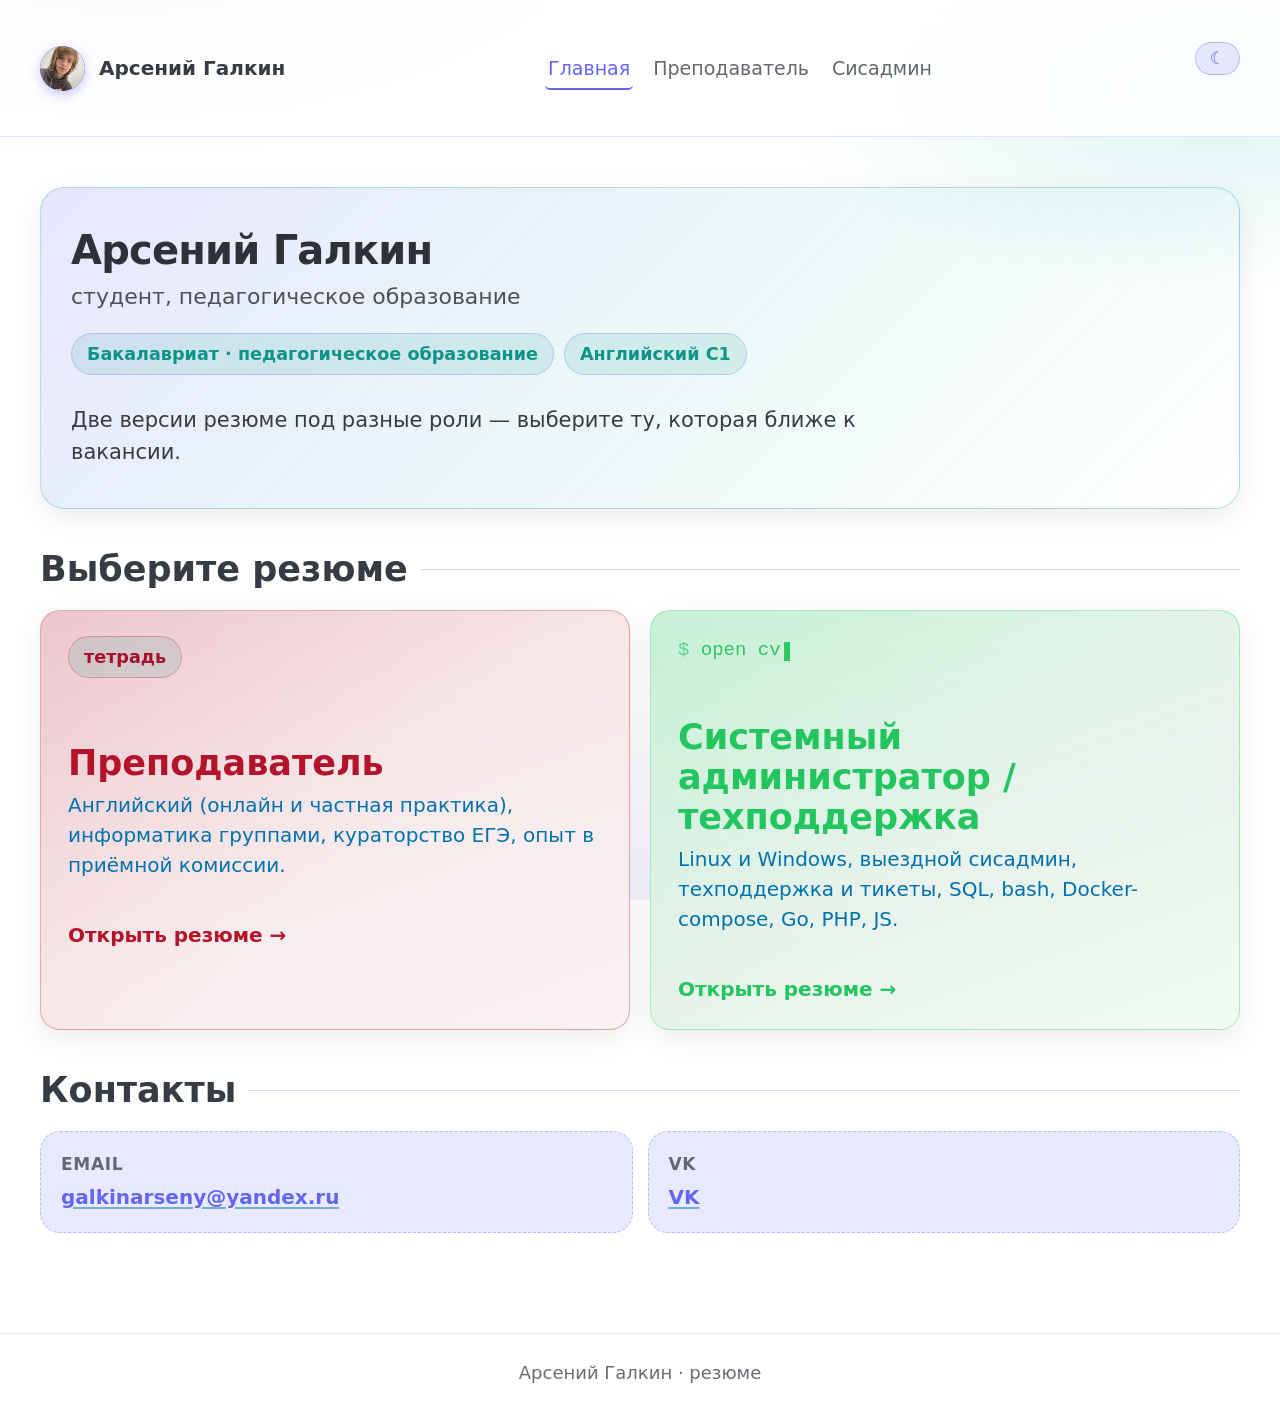
<file: index.html>
<!DOCTYPE html>
<html lang="ru">
<head>
  <meta charset="utf-8">
  <meta name="viewport" content="width=device-width, initial-scale=1">
  <title>Арсений Галкин — резюме</title>
  <meta name="description" content="Арсений Галкин — студент, педагогическое образование. Резюме: преподаватель и системный администратор / техподдержка.">
  <link rel="stylesheet" href="assets/pico.min.css">
  <link rel="stylesheet" href="assets/site.css">
</head>
<body class="page-home">
  <header class="site-header">
    <div class="container">
      <nav aria-label="Основная навигация">
        <a class="brand" href="index.html">
          <span class="avatar" aria-hidden="true">АГ<img src="assets/photo.jpg" alt="" width="40" height="40" onerror="this.remove()"></span>
          <span>Арсений Галкин</span>
        </a>
        <ul class="nav-links">
          <li><a href="index.html" aria-current="page">Главная</a></li>
          <li><a href="teacher/index.html">Преподаватель</a></li>
          <li><a href="sysadmin/index.html">Сисадмин</a></li>
        </ul>
        <button type="button" class="theme-toggle" id="theme-toggle" aria-label="Переключить тему">☾</button>
      </nav>
    </div>
  </header>

  <main class="container">
    <section class="hero">
      <h1>Арсений Галкин</h1>
      <p class="tagline">студент, педагогическое образование</p>
      <ul class="hero-meta">
        <li><span class="badge">Бакалавриат · педагогическое образование</span></li>
        <li><span class="badge">Английский C1</span></li>
      </ul>
      <p class="lead" style="margin-top: 1.25rem; margin-bottom: 0;">
        Две версии резюме под разные роли — выберите ту, которая ближе к вакансии.
      </p>
    </section>

    <section aria-labelledby="choose-heading">
      <h2 id="choose-heading" class="section-title">Выберите резюме</h2>
      <div class="card-grid cols-2">
        <a class="switch-card teacher-card" href="teacher/index.html">
          <p class="badge" style="margin-bottom:0.6rem;">тетрадь</p>
          <h2>Преподаватель</h2>
          <p>Английский (онлайн и частная практика), информатика группами, кураторство ЕГЭ, опыт в приёмной комиссии.</p>
          <span class="cta">Открыть резюме →</span>
        </a>
        <a class="switch-card sysadmin-card" href="sysadmin/index.html">
          <p class="term-line" style="margin-bottom:0.5rem;"><span class="prompt">$</span> open cv<span class="cursor" aria-hidden="true"></span></p>
          <h2>Системный администратор / техподдержка</h2>
          <p>Linux и Windows, выездной сисадмин, техподдержка и тикеты, SQL, bash, Docker-compose, Go, PHP, JS.</p>
          <span class="cta">Открыть резюме →</span>
        </a>
      </div>
    </section>

    <section aria-labelledby="contacts-heading">
      <h2 id="contacts-heading" class="section-title">Контакты</h2>
            <div class="contacts">
        <div class="contact-item">
          <strong>Email</strong>
          <a href="mailto:galkinarseny@yandex.ru">galkinarseny@yandex.ru</a>
        </div>
        <div class="contact-item">
          <strong>VK</strong>
          <a href="https://vk.com/id490765568" target="_blank" rel="noopener">VK</a>
        </div>
      </div>
    </section>
  </main>

  <footer class="site-footer">
    <div class="container">Арсений Галкин · резюме</div>
  </footer>
  <script src="assets/script.js"></script>
</body>
</html>
</file>
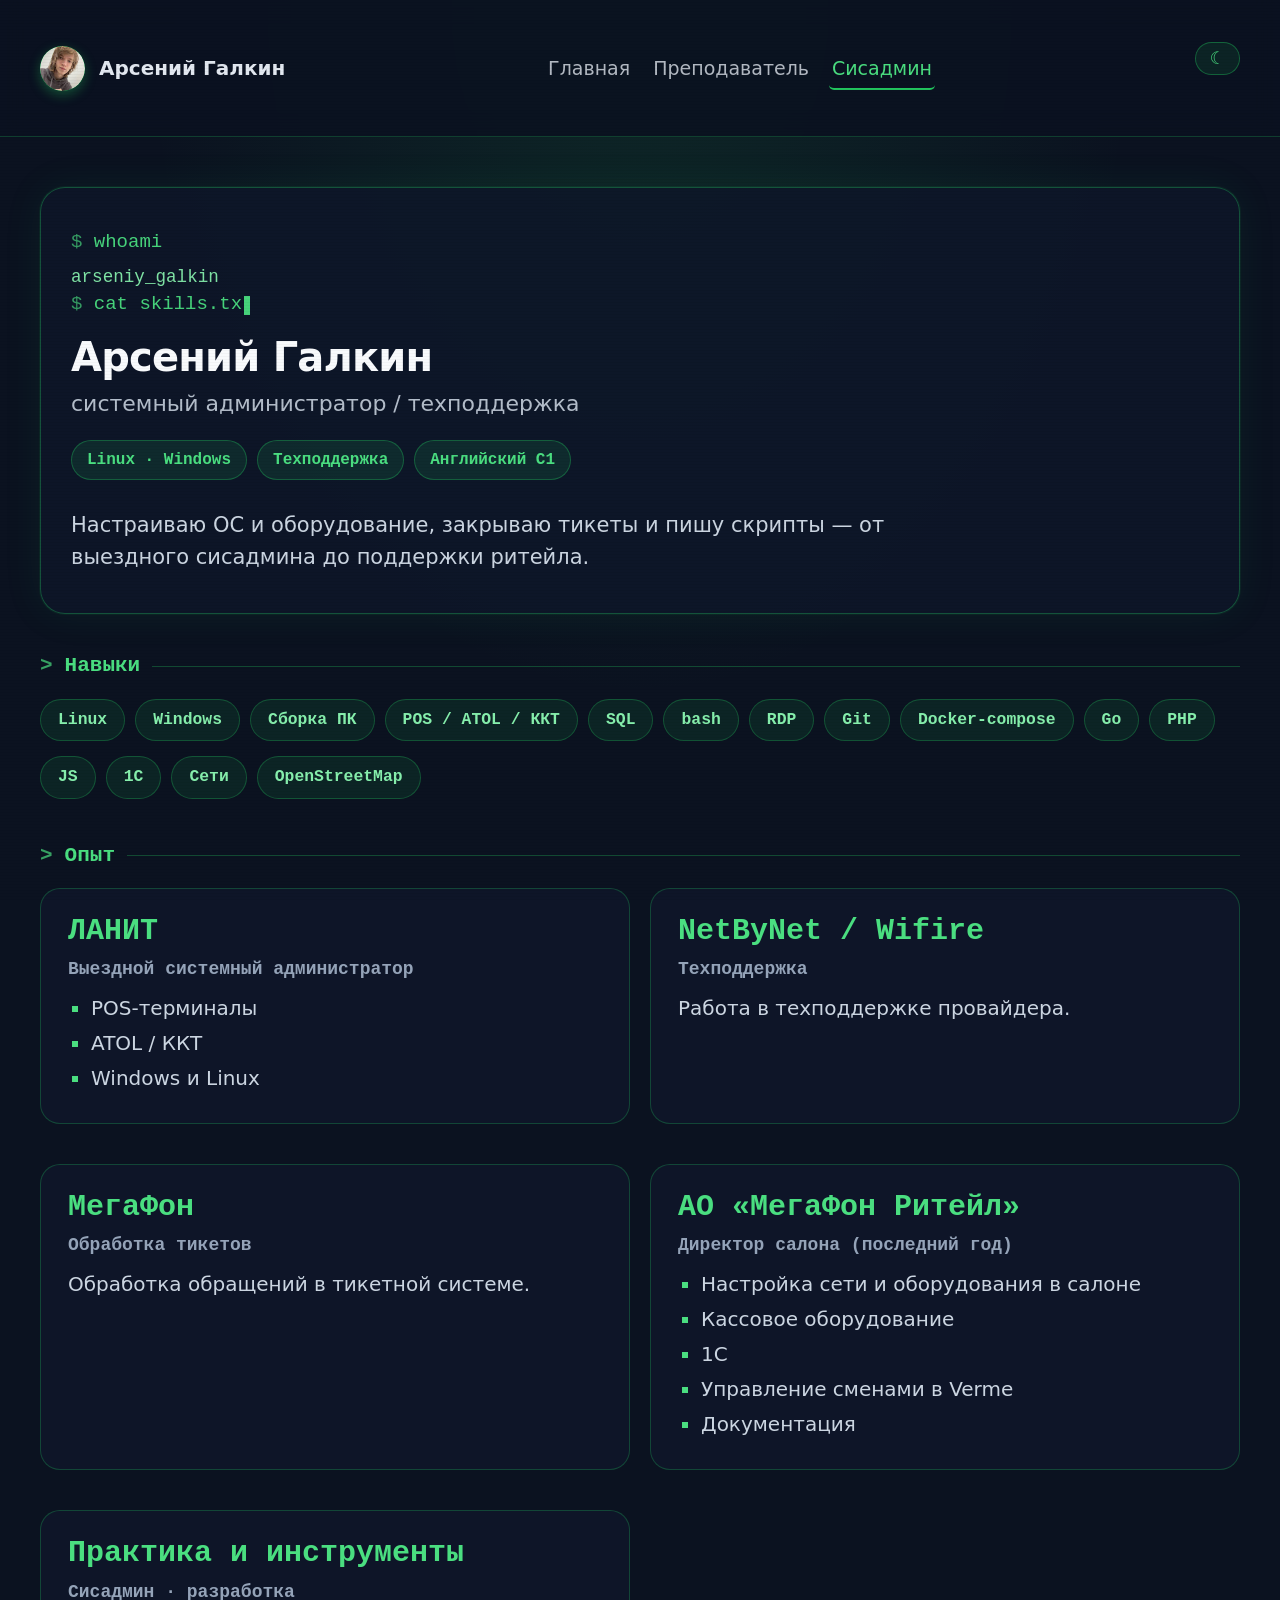
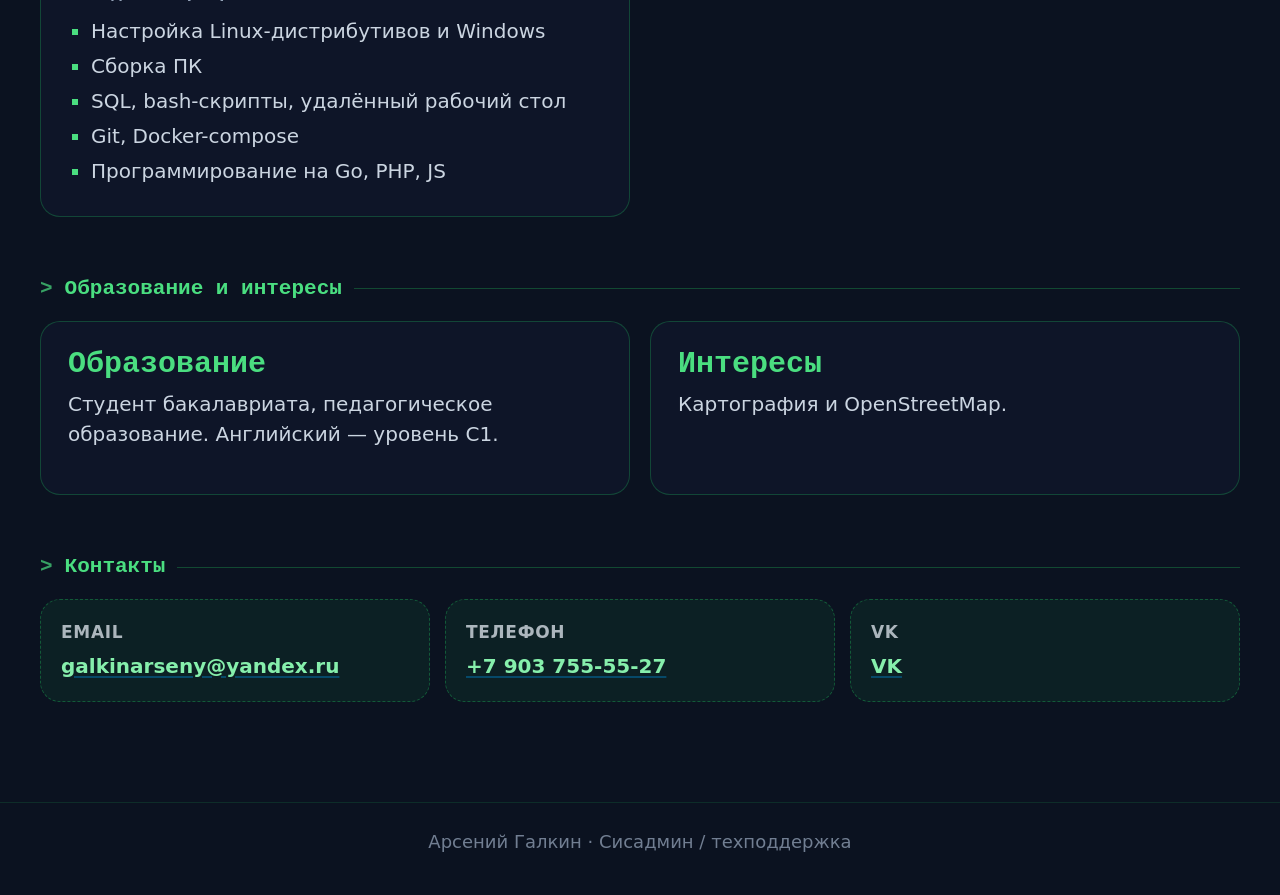
<file: sysadmin/index.html>
<!DOCTYPE html>
<html lang="ru">
<head>
  <meta charset="utf-8">
  <meta name="viewport" content="width=device-width, initial-scale=1">
  <title>Арсений Галкин — Системный администратор / техподдержка</title>
  <meta name="description" content="Резюме: системный администратор и техподдержка. Арсений Галкин.">
  <link rel="stylesheet" href="../assets/pico.min.css">
  <link rel="stylesheet" href="../assets/site.css">
</head>
<body class="page-sysadmin">
  <header class="site-header">
    <div class="container">
      <nav aria-label="Основная навигация">
        <a class="brand" href="../index.html">
          <span class="avatar" aria-hidden="true">АГ<img src="../assets/photo.jpg" alt="" width="40" height="40" onerror="this.remove()"></span>
          <span>Арсений Галкин</span>
        </a>
        <ul class="nav-links">
          <li><a href="../index.html">Главная</a></li>
          <li><a href="../teacher/index.html">Преподаватель</a></li>
          <li><a href="../sysadmin/index.html" aria-current="page">Сисадмин</a></li>
        </ul>
        <button type="button" class="theme-toggle" id="theme-toggle" aria-label="Переключить тему">☾</button>
      </nav>
    </div>
  </header>

  <main class="container">
    <section class="hero">
      <div class="term-block" id="term-block">
        <p class="term-line" data-term-static><span class="prompt">$</span> whoami<span class="cursor" aria-hidden="true"></span></p>
      </div>
      <h1>Арсений Галкин</h1>
      <p class="tagline">системный администратор / техподдержка</p>
      <ul class="hero-meta">
        <li><span class="badge">Linux · Windows</span></li>
        <li><span class="badge">Техподдержка</span></li>
        <li><span class="badge">Английский C1</span></li>
      </ul>
      <p class="lead" style="margin-top: 1.25rem; margin-bottom: 0;">
        Настраиваю ОС и оборудование, закрываю тикеты и пишу скрипты — от выездного сисадмина до поддержки ритейла.
      </p>
    </section>

    <section aria-labelledby="skills-heading">
      <h2 id="skills-heading" class="section-title">Навыки</h2>
      <ul class="chips skill-tips">
        <li class="tip" tabindex="0" data-tip="Установка и настройка дистрибутивов, работа в терминале, базовое администрирование.">Linux</li>
        <li class="tip" tabindex="0" data-tip="Установка, настройка и поиск неполадок на рабочих станциях с Windows.">Windows</li>
        <li class="tip" tabindex="0" data-tip="Подбираю комплектующие, собираю компьютеры и диагностирую железо.">Сборка ПК</li>
        <li class="tip" tabindex="0" data-tip="Настраиваю POS-терминалы и кассовую технику АТОЛ, включая ККТ.">POS / ATOL / ККТ</li>
        <li class="tip" tabindex="0" data-tip="Пишу запросы, чтобы находить, проверять и выгружать данные из баз.">SQL</li>
        <li class="tip" tabindex="0" data-tip="Автоматизирую рутинные задачи скриптами в командной строке.">bash</li>
        <li class="tip" tabindex="0" data-tip="Подключаюсь к удалённым рабочим столам и решаю проблемы без выезда.">RDP</li>
        <li class="tip" tabindex="0" data-tip="Веду версии кода и конфигов, работаю с ветками и репозиториями.">Git</li>
        <li class="tip" tabindex="0" data-tip="Поднимаю сервисы в контейнерах по описанию в compose-файле.">Docker-compose</li>
        <li class="tip" tabindex="0" data-tip="Пишу небольшие сервисы и утилиты на Go.">Go</li>
        <li class="tip" tabindex="0" data-tip="Работаю с серверной частью сайтов на PHP.">PHP</li>
        <li class="tip" tabindex="0" data-tip="Пишу скрипты для веб-страниц на JavaScript.">JS</li>
        <li class="tip" tabindex="0" data-tip="Работаю в 1С на уровне пользователя и помогаю с типовыми вопросами.">1С</li>
        <li class="tip" tabindex="0" data-tip="Настраиваю сеть и оборудование, нахожу, где пропало соединение.">Сети</li>
        <li class="tip" tabindex="0" data-tip="Редактирую карты OpenStreetMap, это моё увлечение картографией.">OpenStreetMap</li>
      </ul>
    </section>

    <section aria-labelledby="exp-heading">
      <h2 id="exp-heading" class="section-title">Опыт</h2>
      <div class="card-grid cols-2">
        <article class="exp-card">
          <h3>ЛАНИТ</h3>
          <p class="role">Выездной системный администратор</p>
          <ul>
            <li>POS-терминалы</li>
            <li>ATOL / ККТ</li>
            <li>Windows и Linux</li>
          </ul>
        </article>

        <article class="exp-card">
          <h3>NetByNet / Wifire</h3>
          <p class="role">Техподдержка</p>
          <p>Работа в техподдержке провайдера.</p>
        </article>

        <article class="exp-card">
          <h3>МегаФон</h3>
          <p class="role">Обработка тикетов</p>
          <p>Обработка обращений в тикетной системе.</p>
        </article>

        <article class="exp-card">
          <h3>АО «МегаФон Ритейл»</h3>
          <p class="role">Директор салона (последний год)</p>
          <ul>
            <li>Настройка сети и оборудования в салоне</li>
            <li>Кассовое оборудование</li>
            <li>1С</li>
            <li>Управление сменами в Verme</li>
            <li>Документация</li>
          </ul>
        </article>

        <article class="exp-card">
          <h3>Практика и инструменты</h3>
          <p class="role">Сисадмин · разработка</p>
          <ul>
            <li>Настройка Linux-дистрибутивов и Windows</li>
            <li>Сборка ПК</li>
            <li>SQL, bash-скрипты, удалённый рабочий стол</li>
            <li>Git, Docker-compose</li>
            <li>Программирование на Go, PHP, JS</li>
          </ul>
        </article>
      </div>
    </section>

    <section aria-labelledby="edu-heading">
      <h2 id="edu-heading" class="section-title">Образование и интересы</h2>
      <div class="card-grid cols-2">
        <article class="exp-card">
          <h3>Образование</h3>
          <p>Студент бакалавриата, педагогическое образование. Английский — уровень C1.</p>
        </article>
        <article class="exp-card">
          <h3>Интересы</h3>
          <p>Картография и OpenStreetMap.</p>
        </article>
      </div>
    </section>

    <section aria-labelledby="contacts-heading">
      <h2 id="contacts-heading" class="section-title">Контакты</h2>
            <div class="contacts">
        <div class="contact-item">
          <strong>Email</strong>
          <a href="mailto:galkinarseny@yandex.ru">galkinarseny@yandex.ru</a>
        </div>
        <div class="contact-item">
          <strong>Телефон</strong>
          <a href="tel:+79037555527">+7 903 755-55-27</a>
        </div>
        <div class="contact-item">
          <strong>VK</strong>
          <a href="https://vk.com/id490765568" target="_blank" rel="noopener">VK</a>
        </div>
      </div>
    </section>
  </main>

  <footer class="site-footer">
    <div class="container">Арсений Галкин · Сисадмин / техподдержка</div>
  </footer>
  <script src="../assets/script.js"></script>
</body>
</html>
</file>
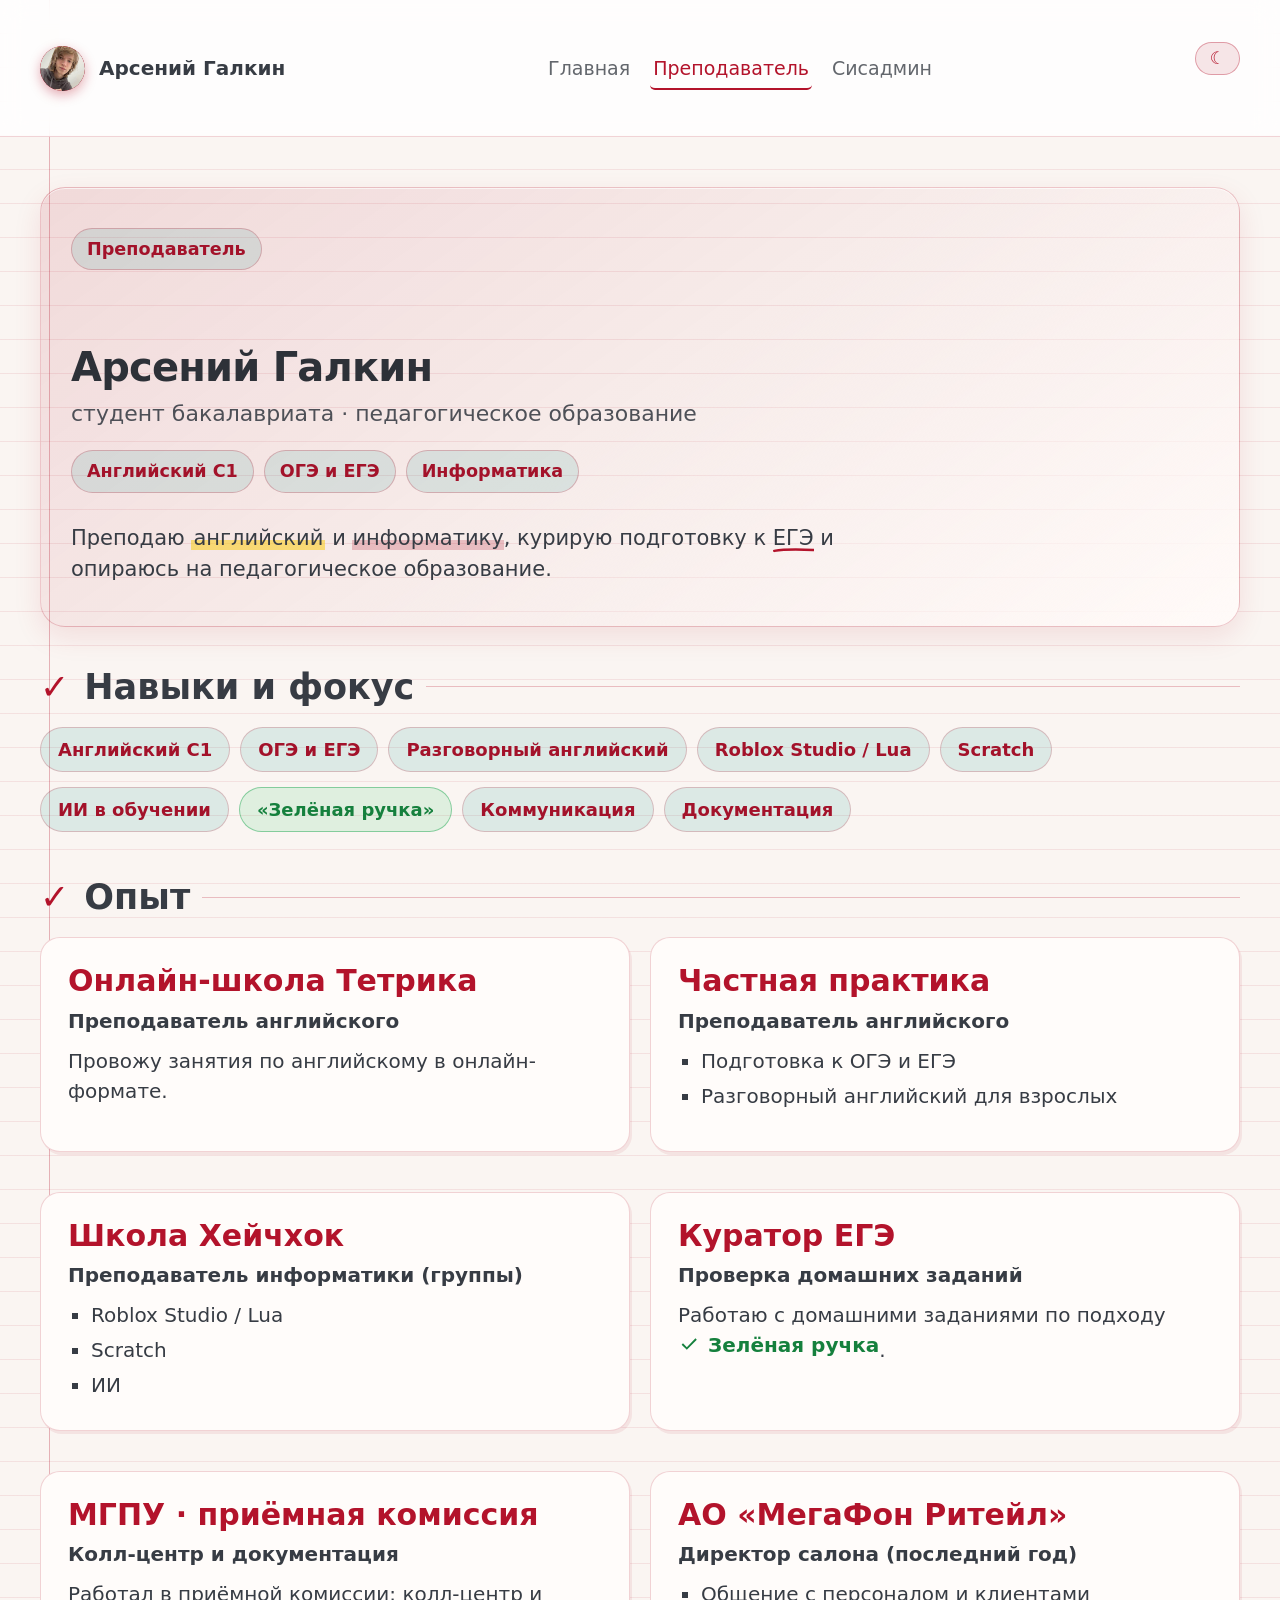
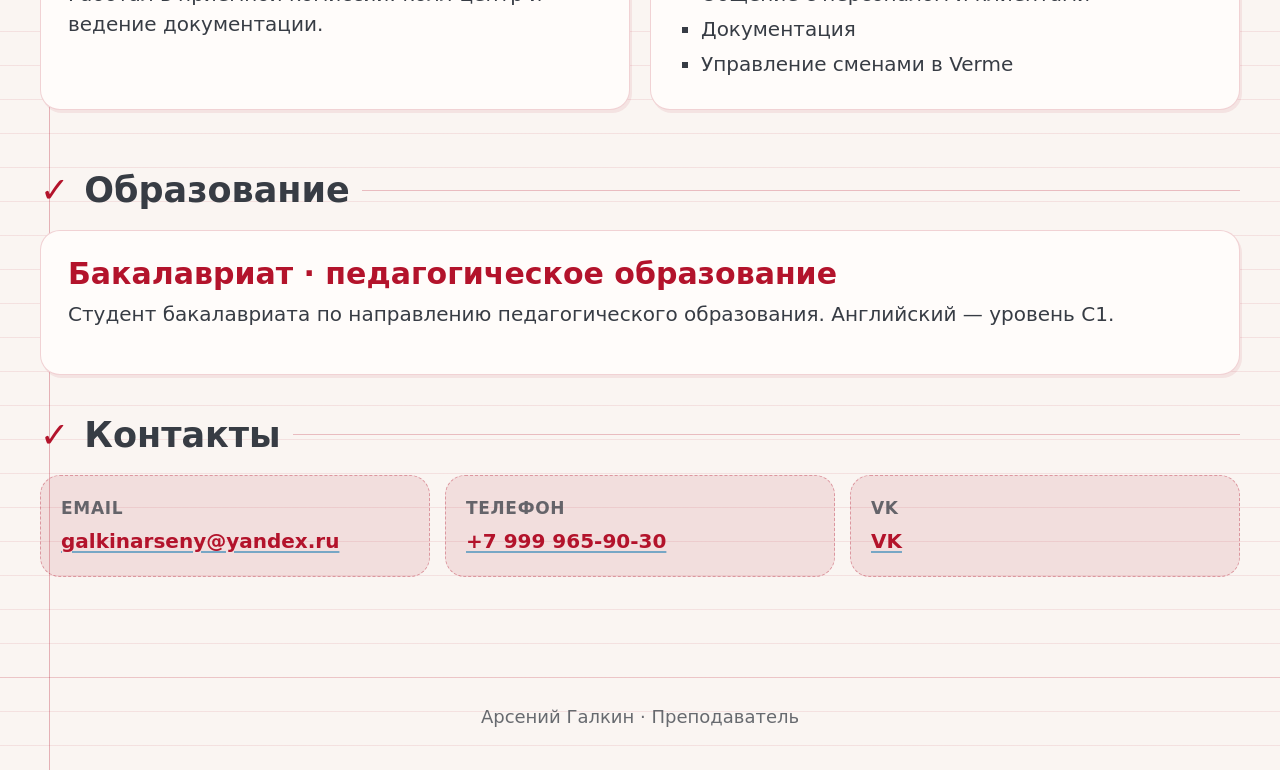
<file: teacher/index.html>
<!DOCTYPE html>
<html lang="ru">
<head>
  <meta charset="utf-8">
  <meta name="viewport" content="width=device-width, initial-scale=1">
  <title>Арсений Галкин — Преподаватель</title>
  <meta name="description" content="Резюме: преподаватель английского и информатики. Арсений Галкин.">
  <link rel="stylesheet" href="../assets/pico.min.css">
  <link rel="stylesheet" href="../assets/site.css">
</head>
<body class="page-teacher">
  <header class="site-header">
    <div class="container">
      <nav aria-label="Основная навигация">
        <a class="brand" href="../index.html">
          <span class="avatar" aria-hidden="true">АГ<img src="../assets/photo.jpg" alt="" width="40" height="40" onerror="this.remove()"></span>
          <span>Арсений Галкин</span>
        </a>
        <ul class="nav-links">
          <li><a href="../index.html">Главная</a></li>
          <li><a href="../teacher/index.html" aria-current="page">Преподаватель</a></li>
          <li><a href="../sysadmin/index.html">Сисадмин</a></li>
        </ul>
        <button type="button" class="theme-toggle" id="theme-toggle" aria-label="Переключить тему">☾</button>
      </nav>
    </div>
  </header>

  <main class="container">
    <section class="hero">
      <p class="badge" style="margin-bottom: 0.75rem;">Преподаватель</p>
      <h1>Арсений Галкин</h1>
      <p class="tagline">студент бакалавриата · педагогическое образование</p>
      <ul class="hero-meta">
        <li><span class="badge">Английский C1</span></li>
        <li><span class="badge">ОГЭ и ЕГЭ</span></li>
        <li><span class="badge">Информатика</span></li>
      </ul>
      <p class="lead" style="margin-top: 1.25rem; margin-bottom: 0;">
        Преподаю <span class="marker">английский</span> и <span class="marker-teal">информатику</span>,
        курирую подготовку к <span class="hand-underline">ЕГЭ</span> и опираюсь на педагогическое образование.
      </p>
    </section>

    <section aria-labelledby="skills-heading">
      <h2 id="skills-heading" class="section-title">Навыки и фокус</h2>
      <ul class="chips skill-tips">
        <li class="tip" tabindex="0" data-tip="Свободно говорю и пишу на английском, уровень C1 по шкале CEFR.">Английский C1</li>
        <li class="tip" tabindex="0" data-tip="Готовлю школьников к экзаменам: разбираю формат, типичные ошибки и критерии оценки.">ОГЭ и ЕГЭ</li>
        <li class="tip" tabindex="0" data-tip="Помогаю взрослым начать говорить: живые темы, произношение и уверенность в речи.">Разговорный английский</li>
        <li class="tip" tabindex="0" data-tip="Учу детей делать свои игры в Roblox Studio и писать скрипты на Lua.">Roblox Studio / Lua</li>
        <li class="tip" tabindex="0" data-tip="Знакомлю младших школьников с логикой программирования через блоки Scratch.">Scratch</li>
        <li class="tip" tabindex="0" data-tip="Показываю, как пользоваться ИИ-инструментами для учёбы честно и с пользой.">ИИ в обучении</li>
        <li class="tip" tabindex="0" data-tip="Проверяю работы, отмечая зелёным удачные места, а не только ошибки красным.">«Зелёная ручка»</li>
        <li class="tip" tabindex="0" data-tip="Нахожу общий язык с учениками, родителями и коллегами.">Коммуникация</li>
        <li class="tip" tabindex="0" data-tip="Аккуратно веду учебные материалы, отчёты и рабочие документы.">Документация</li>
      </ul>
    </section>

    <section aria-labelledby="exp-heading">
      <h2 id="exp-heading" class="section-title">Опыт</h2>
      <div class="card-grid cols-2">
        <article class="exp-card">
          <h3>Онлайн-школа Тетрика</h3>
          <p class="role">Преподаватель английского</p>
          <p>Провожу занятия по английскому в онлайн-формате.</p>
        </article>

        <article class="exp-card">
          <h3>Частная практика</h3>
          <p class="role">Преподаватель английского</p>
          <ul>
            <li>Подготовка к ОГЭ и ЕГЭ</li>
            <li>Разговорный английский для взрослых</li>
          </ul>
        </article>

        <article class="exp-card">
          <h3>Школа Хейчхок</h3>
          <p class="role">Преподаватель информатики (группы)</p>
          <ul>
            <li>Roblox Studio / Lua</li>
            <li>Scratch</li>
            <li>ИИ</li>
          </ul>
        </article>

        <article class="exp-card">
          <h3>Куратор ЕГЭ</h3>
          <p class="role">Проверка домашних заданий</p>
          <p>Работаю с домашними заданиями по подходу <span class="green-pen" title="Зелёная ручка"><svg viewBox="0 0 24 24" aria-hidden="true" focusable="false"><path fill="currentColor" d="M9.2 17.6 3.8 12.2l1.4-1.4 4 4 9-9.2 1.4 1.4z"/></svg>Зелёная ручка</span>.</p>
        </article>

        <article class="exp-card">
          <h3>МГПУ · приёмная комиссия</h3>
          <p class="role">Колл-центр и документация</p>
          <p>Работал в приёмной комиссии: колл-центр и ведение документации.</p>
        </article>

        <article class="exp-card">
          <h3>АО «МегаФон Ритейл»</h3>
          <p class="role">Директор салона (последний год)</p>
          <ul>
            <li>Общение с персоналом и клиентами</li>
            <li>Документация</li>
            <li>Управление сменами в Verme</li>
          </ul>
        </article>
      </div>
    </section>

    <section aria-labelledby="edu-heading">
      <h2 id="edu-heading" class="section-title">Образование</h2>
      <article class="exp-card">
        <h3>Бакалавриат · педагогическое образование</h3>
        <p>Студент бакалавриата по направлению педагогического образования. Английский — уровень C1.</p>
      </article>
    </section>

    <section aria-labelledby="contacts-heading">
      <h2 id="contacts-heading" class="section-title">Контакты</h2>
            <div class="contacts">
        <div class="contact-item">
          <strong>Email</strong>
          <a href="mailto:galkinarseny@yandex.ru">galkinarseny@yandex.ru</a>
        </div>
        <div class="contact-item">
          <strong>Телефон</strong>
          <a href="tel:+79999659030">+7 999 965-90-30</a>
        </div>
        <div class="contact-item">
          <strong>VK</strong>
          <a href="https://vk.com/id490765568" target="_blank" rel="noopener">VK</a>
        </div>
      </div>
    </section>
  </main>

  <footer class="site-footer">
    <div class="container">Арсений Галкин · Преподаватель</div>
  </footer>
  <script src="../assets/script.js"></script>
</body>
</html>
</file>
<file: assets/site.css>
/* === Shared theming on top of Pico.css === */
:root {
  --font-family: system-ui, -apple-system, "Segoe UI", Roboto, "Helvetica Neue", Arial, sans-serif;
  --accent: #0d9488;
  --accent-hover: #0f766e;
  --accent-soft: rgba(13, 148, 136, 0.12);
  --card-border: color-mix(in srgb, var(--accent) 28%, transparent);
  --hero-grad: linear-gradient(135deg, rgba(13, 148, 136, 0.14), rgba(13, 148, 136, 0.02) 60%);
  --chip-bg: var(--accent-soft);
  --chip-fg: var(--accent);
  --radius: 1rem;
  --shadow: 0 8px 28px rgba(0, 0, 0, 0.08);
}

[data-theme="dark"],
:root:not([data-theme="light"]) {
  --shadow: 0 10px 32px rgba(0, 0, 0, 0.35);
}

@media (prefers-color-scheme: light) {
  :root:not([data-theme="dark"]) {
    --shadow: 0 8px 28px rgba(0, 0, 0, 0.08);
  }
}

html {
  scroll-behavior: smooth;
}

body {
  font-family: var(--font-family);
  min-height: 100vh;
  display: flex;
  flex-direction: column;
}

body > main {
  flex: 1;
}

/* Theme accents per page */
body.page-home {
  --accent: #6366f1;
  --accent-hover: #4f46e5;
  --accent-soft: rgba(99, 102, 241, 0.14);
  --hero-grad: linear-gradient(135deg, rgba(99, 102, 241, 0.16), rgba(20, 184, 166, 0.08) 55%, transparent);
}

body.page-teacher {
  --accent: #0d9488;
  --accent-hover: #0f766e;
  --accent-soft: rgba(13, 148, 136, 0.14);
  --hero-grad: linear-gradient(145deg, rgba(245, 158, 11, 0.12), rgba(13, 148, 136, 0.14) 45%, transparent);
}

body.page-sysadmin {
  --accent: #22c55e;
  --accent-hover: #16a34a;
  --accent-soft: rgba(34, 197, 94, 0.14);
  --hero-grad: linear-gradient(145deg, rgba(34, 197, 94, 0.12), rgba(15, 23, 42, 0.04) 50%, transparent);
  --font-mono: ui-monospace, SFMono-Regular, Menlo, Consolas, "Liberation Mono", monospace;
}

a {
  color: var(--accent);
}

a:hover {
  color: var(--accent-hover);
}

/* Header / nav */
.site-header {
  position: sticky;
  top: 0;
  z-index: 40;
  backdrop-filter: blur(12px);
  background: color-mix(in srgb, var(--pico-background-color, #fff) 82%, transparent);
  border-bottom: 1px solid color-mix(in srgb, var(--accent) 18%, transparent);
  margin-bottom: 0;
}

.site-header nav {
  display: flex;
  align-items: center;
  justify-content: space-between;
  gap: 1rem;
  padding-block: 0.65rem;
}

.brand {
  display: flex;
  align-items: center;
  gap: 0.7rem;
  text-decoration: none;
  color: inherit;
  font-weight: 700;
}

.brand:hover {
  color: inherit;
  text-decoration: none;
}

.avatar {
  width: 2.25rem;
  height: 2.25rem;
  border-radius: 50%;
  display: grid;
  place-items: center;
  font-size: 0.8rem;
  font-weight: 700;
  letter-spacing: 0.02em;
  color: #fff;
  background: linear-gradient(135deg, var(--accent), var(--accent-hover));
  box-shadow: 0 4px 12px color-mix(in srgb, var(--accent) 35%, transparent);
}

.nav-links {
  display: flex;
  flex-wrap: wrap;
  gap: 0.35rem 0.85rem;
  align-items: center;
  margin: 0;
  padding: 0;
  list-style: none;
}

.nav-links a {
  text-decoration: none;
  color: inherit;
  opacity: 0.78;
  font-size: 0.95rem;
  padding: 0.25rem 0.15rem;
  border-bottom: 2px solid transparent;
}

.nav-links a:hover,
.nav-links a[aria-current="page"] {
  opacity: 1;
  color: var(--accent);
  border-bottom-color: var(--accent);
}

.theme-toggle {
  border: 1px solid color-mix(in srgb, var(--accent) 35%, transparent);
  background: var(--accent-soft);
  color: var(--accent);
  border-radius: 999px;
  padding: 0.35rem 0.7rem;
  font-size: 0.85rem;
  cursor: pointer;
  line-height: 1;
}

.theme-toggle:hover {
  background: color-mix(in srgb, var(--accent) 22%, transparent);
}

/* Hero */
.hero {
  background: var(--hero-grad);
  border: 1px solid var(--card-border);
  border-radius: calc(var(--radius) + 0.25rem);
  padding: 2rem 1.5rem;
  margin: 1.5rem 0 2rem;
  box-shadow: var(--shadow);
}

.hero h1 {
  margin-bottom: 0.35rem;
  letter-spacing: -0.02em;
}

.hero .tagline {
  font-size: 1.1rem;
  opacity: 0.88;
  margin-bottom: 1rem;
}

.hero-meta {
  display: flex;
  flex-wrap: wrap;
  gap: 0.5rem;
  margin: 0;
  padding: 0;
  list-style: none;
}

.badge {
  display: inline-flex;
  align-items: center;
  gap: 0.35rem;
  padding: 0.35rem 0.75rem;
  border-radius: 999px;
  background: var(--chip-bg);
  color: var(--chip-fg);
  font-size: 0.88rem;
  font-weight: 600;
  border: 1px solid color-mix(in srgb, var(--accent) 25%, transparent);
}

/* Terminal-style header for sysadmin */
.term-line {
  font-family: var(--font-mono, ui-monospace, monospace);
  font-size: 0.95rem;
  color: var(--accent);
  margin: 0 0 0.75rem;
  opacity: 0.95;
}

.term-line .prompt {
  opacity: 0.7;
}

.term-line .cursor {
  display: inline-block;
  width: 0.55ch;
  height: 1em;
  background: var(--accent);
  margin-left: 0.15rem;
  vertical-align: text-bottom;
  animation: blink 1.1s steps(1) infinite;
}

@keyframes blink {
  50% { opacity: 0; }
}

/* Cards / experience */
.section-title {
  display: flex;
  align-items: center;
  gap: 0.6rem;
  margin-top: 2rem;
  margin-bottom: 1rem;
}

.section-title::after {
  content: "";
  flex: 1;
  height: 1px;
  background: color-mix(in srgb, var(--accent) 25%, transparent);
}

.card-grid {
  display: grid;
  gap: 1rem;
  grid-template-columns: 1fr;
}

@media (min-width: 720px) {
  .card-grid.cols-2 {
    grid-template-columns: 1fr 1fr;
  }
}

.exp-card,
.switch-card {
  border: 1px solid var(--card-border);
  border-radius: var(--radius);
  padding: 1.25rem 1.35rem;
  background: color-mix(in srgb, var(--pico-card-background-color, var(--pico-background-color, #fff)) 92%, var(--accent) 8%);
  box-shadow: var(--shadow);
  transition: transform 0.18s ease, border-color 0.18s ease, box-shadow 0.18s ease;
}

.exp-card:hover,
.switch-card:hover {
  transform: translateY(-2px);
  border-color: color-mix(in srgb, var(--accent) 55%, transparent);
  box-shadow: 0 14px 36px color-mix(in srgb, var(--accent) 18%, transparent);
}

.exp-card h3,
.switch-card h2 {
  margin-bottom: 0.35rem;
  color: var(--accent);
}

.exp-card .role {
  font-weight: 600;
  margin-bottom: 0.5rem;
}

.exp-card ul {
  margin-bottom: 0;
  padding-left: 1.15rem;
}

.switch-card {
  text-decoration: none;
  color: inherit;
  display: block;
  height: 100%;
}

.switch-card:hover {
  color: inherit;
  text-decoration: none;
}

.switch-card .cta {
  margin-top: 1rem;
  display: inline-flex;
  align-items: center;
  gap: 0.35rem;
  font-weight: 700;
  color: var(--accent);
}

.switch-card.teacher-card {
  --accent: #0d9488;
  --accent-hover: #0f766e;
  --accent-soft: rgba(13, 148, 136, 0.14);
  --card-border: color-mix(in srgb, #0d9488 30%, transparent);
}

.switch-card.sysadmin-card {
  --accent: #22c55e;
  --accent-hover: #16a34a;
  --accent-soft: rgba(34, 197, 94, 0.14);
  --card-border: color-mix(in srgb, #22c55e 30%, transparent);
}

/* Skill chips */
.chips {
  display: flex;
  flex-wrap: wrap;
  gap: 0.5rem;
  margin: 0;
  padding: 0;
  list-style: none;
}

.chips li::marker,
.hero-meta li::marker,
.nav-links li::marker {
  content: none;
}


.chips li {
  padding: 0.4rem 0.85rem;
  border-radius: 999px;
  background: var(--chip-bg);
  color: var(--chip-fg);
  font-size: 0.9rem;
  font-weight: 600;
  border: 1px solid color-mix(in srgb, var(--accent) 22%, transparent);
}

/* Contacts */
.contacts {
  display: grid;
  gap: 0.75rem;
  grid-template-columns: 1fr;
}

@media (min-width: 600px) {
  .contacts {
    grid-template-columns: repeat(3, 1fr);
  }
}

.contact-item {
  border: 1px dashed color-mix(in srgb, var(--accent) 35%, transparent);
  border-radius: var(--radius);
  padding: 1rem;
  background: var(--accent-soft);
}

.contact-item strong {
  display: block;
  margin-bottom: 0.25rem;
  font-size: 0.85rem;
  opacity: 0.75;
  text-transform: uppercase;
  letter-spacing: 0.04em;
}

.contact-item a {
  font-weight: 600;
  word-break: break-all;
}

/* Footer */
.site-footer {
  margin-top: 3rem;
  padding: 1.25rem 0 2rem;
  border-top: 1px solid color-mix(in srgb, var(--accent) 18%, transparent);
  opacity: 0.75;
  font-size: 0.9rem;
  text-align: center;
}

/* Intro on home */
.lead {
  font-size: 1.05rem;
  max-width: 42rem;
}

/* Print */
@media print {
  .site-header,
  .theme-toggle,
  .site-footer,
  .no-print {
    display: none !important;
  }

  body {
    background: #fff !important;
    color: #000 !important;
  }

  .hero,
  .exp-card,
  .switch-card,
  .contact-item {
    box-shadow: none !important;
    border: 1px solid #ccc !important;
    break-inside: avoid;
  }

  a {
    color: #000 !important;
    text-decoration: none !important;
  }

  .chips li {
    border: 1px solid #999 !important;
    color: #000 !important;
    background: #f5f5f5 !important;
  }
}

@media (max-width: 560px) {
  .site-header nav {
    flex-wrap: wrap;
    row-gap: 0.55rem;
  }

  .brand {
    flex: 1;
    min-width: 0;
  }

  .theme-toggle {
    margin-left: auto;
  }

  .nav-links {
    order: 3;
    width: 100%;
    justify-content: flex-start;
    gap: 0.5rem 0.9rem;
  }

  .hero {
    padding: 1.35rem 1.1rem;
  }

  .hero h1 {
    font-size: 1.75rem;
  }
}

/* hide list bullets on chip rows */
ul.chips > li, ul.hero-meta > li { list-style: none !important; }
ul.chips > li::before, ul.hero-meta > li::before,
ul.chips > li::marker, ul.hero-meta > li::marker { content: none !important; display: none !important; }

/* ============================================================
   Distinctive page personalities (progressive enhancement)
   Reveal starts HIDDEN only when html.js + .reveal are set by JS.
   ============================================================ */

html {
  scroll-behavior: smooth;
}

@media (prefers-reduced-motion: reduce) {
  html {
    scroll-behavior: auto;
  }
  *,
  *::before,
  *::after {
    animation-duration: 0.01ms !important;
    animation-iteration-count: 1 !important;
    transition-duration: 0.01ms !important;
  }
}

/* --- Scroll reveal (JS adds .reveal; without JS content stays visible) --- */
html.js .reveal {
  opacity: 0;
  transform: translateY(18px);
  transition: opacity 0.55s ease, transform 0.55s ease;
}

html.js .reveal.is-visible {
  opacity: 1;
  transform: none;
}

html.js.page-sysadmin-js .reveal-boot {
  opacity: 0;
  transform: translateY(10px) scale(0.98);
  filter: brightness(0.85);
  transition: opacity 0.45s ease, transform 0.45s ease, filter 0.45s ease, box-shadow 0.45s ease;
}

html.js.page-sysadmin-js .reveal-boot.is-visible {
  opacity: 1;
  transform: none;
  filter: none;
}

html.js.page-teacher-js .reveal-slide {
  opacity: 0;
  transform: translateX(-14px);
  transition: opacity 0.55s ease, transform 0.55s ease;
}

html.js.page-teacher-js .reveal-slide.is-visible {
  opacity: 1;
  transform: none;
}

@media (prefers-reduced-motion: reduce) {
  html.js .reveal,
  html.js .reveal-boot,
  html.js .reveal-slide {
    opacity: 1 !important;
    transform: none !important;
    filter: none !important;
    transition: none !important;
  }
}

/* ===================== HOME ===================== */
body.page-home {
  background-image:
    radial-gradient(ellipse 80% 50% at 10% -10%, rgba(99, 102, 241, 0.18), transparent 55%),
    radial-gradient(ellipse 70% 45% at 95% 10%, rgba(20, 184, 166, 0.14), transparent 50%),
    radial-gradient(ellipse 60% 40% at 50% 100%, rgba(99, 102, 241, 0.08), transparent 55%);
  background-attachment: fixed;
}

body.page-home .switch-card {
  position: relative;
  overflow: hidden;
  isolation: isolate;
  min-height: 11rem;
}

body.page-home .switch-card::before {
  content: "";
  position: absolute;
  inset: -40%;
  z-index: -1;
  background: conic-gradient(
    from 180deg at 50% 50%,
    transparent 0deg,
    color-mix(in srgb, var(--accent) 35%, transparent) 60deg,
    transparent 140deg,
    color-mix(in srgb, var(--accent) 25%, transparent) 220deg,
    transparent 360deg
  );
  opacity: 0;
  transition: opacity 0.35s ease, transform 0.8s ease;
  transform: rotate(0deg) scale(1);
}

body.page-home .switch-card:hover::before,
body.page-home .switch-card:focus-visible::before {
  opacity: 1;
  transform: rotate(25deg) scale(1.05);
}

body.page-home .switch-card::after {
  content: "";
  position: absolute;
  inset: 0;
  z-index: -1;
  background: linear-gradient(
    135deg,
    color-mix(in srgb, var(--accent) 18%, transparent),
    transparent 55%
  );
  opacity: 0.55;
  transition: opacity 0.3s ease;
}

body.page-home .switch-card:hover::after,
body.page-home .switch-card:focus-visible::after {
  opacity: 1;
}

body.page-home .switch-card .cta {
  transition: transform 0.25s ease, letter-spacing 0.25s ease;
}

body.page-home .switch-card:hover .cta {
  transform: translateX(4px);
  letter-spacing: 0.02em;
}

body.page-home .teacher-card {
  background:
    linear-gradient(160deg, rgba(13, 148, 136, 0.1), rgba(245, 158, 11, 0.06) 60%, transparent),
    color-mix(in srgb, var(--pico-card-background-color, #fff) 94%, #0d9488 6%);
}

body.page-home .sysadmin-card {
  background:
    linear-gradient(160deg, rgba(34, 197, 94, 0.12), rgba(15, 23, 42, 0.04) 60%, transparent),
    color-mix(in srgb, var(--pico-card-background-color, #fff) 94%, #22c55e 6%);
  font-variant-numeric: tabular-nums;
}

@media (prefers-reduced-motion: reduce) {
  body.page-home .switch-card::before {
    transition: opacity 0.2s ease;
    transform: none;
  }
}

/* ===================== TEACHER — notebook ===================== */
body.page-teacher {
  --paper-line: rgba(13, 148, 136, 0.12);
  --paper-margin: rgba(239, 68, 68, 0.22);
  background-color: #f7f3ea;
  background-image:
    linear-gradient(90deg, transparent 0, transparent calc(2.5rem - 1px), var(--paper-margin) calc(2.5rem - 1px), var(--paper-margin) 2.5rem, transparent 2.5rem),
    repeating-linear-gradient(
      transparent,
      transparent 1.65rem,
      var(--paper-line) 1.65rem,
      var(--paper-line) calc(1.65rem + 1px)
    );
  background-attachment: local;
}

[data-theme="dark"] body.page-teacher,
body.page-teacher[data-theme="dark"] {
  /* theme is on html; body inherits visually via pico — keep paper soft in dark via overlay */
}

html[data-theme="dark"] body.page-teacher {
  --paper-line: rgba(45, 212, 191, 0.1);
  --paper-margin: rgba(248, 113, 113, 0.18);
  background-color: #1a1f1c;
}

body.page-teacher .hero {
  background:
    linear-gradient(145deg, rgba(245, 158, 11, 0.14), rgba(13, 148, 136, 0.1) 50%, #fffef8 100%);
  border: 1px solid rgba(13, 148, 136, 0.22);
  box-shadow: 0 10px 28px rgba(13, 148, 136, 0.1), inset 0 1px 0 rgba(255, 255, 255, 0.6);
  position: relative;
}

html[data-theme="dark"] body.page-teacher .hero {
  background: linear-gradient(145deg, rgba(245, 158, 11, 0.12), rgba(13, 148, 136, 0.14) 45%, rgba(30, 41, 36, 0.9));
}

body.page-teacher .exp-card {
  background: #fffef9;
  border: 1px solid rgba(13, 148, 136, 0.2);
  box-shadow: 2px 3px 0 rgba(13, 148, 136, 0.08);
  transform-style: preserve-3d;
  transition: transform 0.25s ease, box-shadow 0.25s ease, border-color 0.25s ease;
}

html[data-theme="dark"] body.page-teacher .exp-card {
  background: color-mix(in srgb, #1e2924 92%, #0d9488 8%);
}

body.page-teacher .exp-card:hover {
  transform: rotate(-0.6deg) translateY(-3px);
  box-shadow: 4px 8px 18px rgba(13, 148, 136, 0.16);
  border-color: color-mix(in srgb, var(--accent) 50%, transparent);
}

@media (prefers-reduced-motion: reduce) {
  body.page-teacher .exp-card:hover {
    transform: none;
  }
}

/* Marker highlight */
.marker {
  background: linear-gradient(transparent 58%, rgba(250, 204, 21, 0.55) 58%);
  box-decoration-break: clone;
  -webkit-box-decoration-break: clone;
  padding: 0 0.1em;
}

.marker-teal {
  background: linear-gradient(transparent 58%, rgba(45, 212, 191, 0.45) 58%);
}

/* Green pen check motif */
.green-pen {
  display: inline-flex;
  align-items: center;
  gap: 0.35rem;
  color: #15803d;
  font-weight: 700;
}

.green-pen svg {
  width: 1.15em;
  height: 1.15em;
  flex-shrink: 0;
  vertical-align: -0.15em;
}

body.page-teacher .chips li:nth-child(7) {
  border-color: rgba(22, 163, 74, 0.45);
  color: #15803d;
  background: rgba(34, 197, 94, 0.12);
}

body.page-teacher .section-title::before {
  content: "✓";
  color: #16a34a;
  font-weight: 700;
  margin-right: 0.15rem;
}

body.page-teacher .hand-underline {
  position: relative;
  display: inline;
  background-image: url("data:image/svg+xml,%3Csvg xmlns='http://www.w3.org/2000/svg' width='120' height='8' viewBox='0 0 120 8' fill='none'%3E%3Cpath d='M1 5.5C20 2 40 7 60 4.5C80 2 100 6.5 119 3.5' stroke='%230d9488' stroke-width='2' stroke-linecap='round'/%3E%3C/svg%3E");
  background-repeat: repeat-x;
  background-position: left bottom;
  background-size: 7.5rem 0.5rem;
  padding-bottom: 0.2rem;
}

/* ===================== SYSADMIN — terminal / CRT ===================== */
body.page-sysadmin {
  --font-mono: ui-monospace, SFMono-Regular, Menlo, Consolas, "Liberation Mono", monospace;
  background-color: #0b1220;
  color: #e2e8f0;
  background-image:
    linear-gradient(rgba(34, 197, 94, 0.03) 1px, transparent 1px),
    linear-gradient(90deg, rgba(34, 197, 94, 0.03) 1px, transparent 1px),
    radial-gradient(ellipse at 50% 0%, rgba(34, 197, 94, 0.12), transparent 55%);
  background-size: 28px 28px, 28px 28px, 100% 100%;
  background-attachment: fixed;
}

body.page-sysadmin::before {
  content: "";
  pointer-events: none;
  position: fixed;
  inset: 0;
  z-index: 100;
  background: repeating-linear-gradient(
    to bottom,
    transparent 0,
    transparent 2px,
    rgba(0, 0, 0, 0.08) 2px,
    rgba(0, 0, 0, 0.08) 3px
  );
  opacity: 0.35;
}

@media (prefers-reduced-motion: reduce) {
  body.page-sysadmin::before {
    display: none;
  }
}

body.page-sysadmin .site-header {
  background: rgba(11, 18, 32, 0.88);
  border-bottom-color: rgba(34, 197, 94, 0.25);
}

body.page-sysadmin .brand,
body.page-sysadmin .nav-links a {
  color: #e2e8f0;
}

body.page-sysadmin .nav-links a:hover,
body.page-sysadmin .nav-links a[aria-current="page"] {
  color: #4ade80;
}

body.page-sysadmin .hero {
  background: rgba(15, 23, 42, 0.85);
  border: 1px solid rgba(34, 197, 94, 0.35);
  box-shadow: 0 0 0 1px rgba(34, 197, 94, 0.08), 0 0 40px rgba(34, 197, 94, 0.08);
  font-family: var(--font-mono);
}

body.page-sysadmin .hero h1 {
  font-family: var(--font-family);
  color: #f8fafc;
}

body.page-sysadmin .hero .tagline,
body.page-sysadmin .hero .lead {
  font-family: var(--font-family);
  color: #cbd5e1;
}

body.page-sysadmin .term-block {
  margin-bottom: 0.85rem;
  min-height: 4.5rem;
}

body.page-sysadmin .term-line {
  font-family: var(--font-mono);
  font-size: 0.95rem;
  color: #4ade80;
  margin: 0 0 0.35rem;
}

body.page-sysadmin .term-out {
  font-family: var(--font-mono);
  font-size: 0.88rem;
  color: #86efac;
  margin: 0;
  white-space: pre-wrap;
  word-break: break-word;
  opacity: 0.95;
}

body.page-sysadmin .term-line .cursor,
body.page-sysadmin .term-cursor {
  display: inline-block;
  width: 0.55ch;
  height: 1em;
  background: #4ade80;
  margin-left: 0.1rem;
  vertical-align: text-bottom;
  animation: blink 1.1s steps(1) infinite;
}

body.page-sysadmin .badge {
  font-family: var(--font-mono);
  font-size: 0.8rem;
  background: rgba(34, 197, 94, 0.12);
  color: #4ade80;
  border-color: rgba(34, 197, 94, 0.35);
}

body.page-sysadmin .chips li {
  font-family: var(--font-mono);
  font-size: 0.82rem;
  background: rgba(34, 197, 94, 0.1);
  color: #86efac;
  border-color: rgba(34, 197, 94, 0.3);
}

body.page-sysadmin .section-title {
  font-family: var(--font-mono);
  color: #4ade80;
  font-size: 1.05rem;
}

body.page-sysadmin .section-title::before {
  content: "> ";
  opacity: 0.7;
}

body.page-sysadmin .section-title::after {
  background: rgba(34, 197, 94, 0.3);
}

body.page-sysadmin .exp-card {
  background: rgba(15, 23, 42, 0.9);
  border: 1px solid rgba(34, 197, 94, 0.28);
  color: #e2e8f0;
  box-shadow: none;
  transition: border-color 0.25s ease, box-shadow 0.25s ease, transform 0.25s ease;
}

body.page-sysadmin .exp-card h3 {
  font-family: var(--font-mono);
  color: #4ade80;
}

body.page-sysadmin .exp-card .role {
  color: #94a3b8;
  font-family: var(--font-mono);
  font-size: 0.9rem;
}

body.page-sysadmin .exp-card:hover {
  border-color: #4ade80;
  box-shadow: 0 0 24px rgba(34, 197, 94, 0.22), inset 0 0 20px rgba(34, 197, 94, 0.04);
  transform: translateY(-2px);
}

body.page-sysadmin .contact-item {
  background: rgba(34, 197, 94, 0.08);
  border-color: rgba(34, 197, 94, 0.35);
  color: #e2e8f0;
}

body.page-sysadmin .contact-item a {
  color: #86efac;
}

body.page-sysadmin .site-footer {
  border-top-color: rgba(34, 197, 94, 0.2);
  color: #94a3b8;
}

body.page-sysadmin .theme-toggle {
  border-color: rgba(34, 197, 94, 0.4);
  color: #4ade80;
  background: rgba(34, 197, 94, 0.1);
}

/* Light override: if user forces light theme on sysadmin, soften CRT */
html[data-theme="light"] body.page-sysadmin {
  background-color: #f1f5f9;
  color: #0f172a;
  background-image:
    linear-gradient(rgba(22, 163, 74, 0.06) 1px, transparent 1px),
    linear-gradient(90deg, rgba(22, 163, 74, 0.06) 1px, transparent 1px);
  background-size: 28px 28px, 28px 28px;
}

html[data-theme="light"] body.page-sysadmin::before {
  opacity: 0.12;
}

html[data-theme="light"] body.page-sysadmin .site-header {
  background: rgba(241, 245, 249, 0.9);
}

html[data-theme="light"] body.page-sysadmin .brand,
html[data-theme="light"] body.page-sysadmin .nav-links a {
  color: #0f172a;
}

html[data-theme="light"] body.page-sysadmin .hero,
html[data-theme="light"] body.page-sysadmin .exp-card {
  background: #fff;
  color: #0f172a;
}

html[data-theme="light"] body.page-sysadmin .hero h1 {
  color: #0f172a;
}

html[data-theme="light"] body.page-sysadmin .hero .tagline,
html[data-theme="light"] body.page-sysadmin .hero .lead {
  color: #334155;
}

/* Print: kill effects */
@media print {
  body.page-teacher,
  body.page-sysadmin,
  body.page-home {
    background: #fff !important;
    color: #000 !important;
  }
  body.page-sysadmin::before {
    display: none !important;
  }
  html.js .reveal,
  html.js .reveal-boot,
  html.js .reveal-slide {
    opacity: 1 !important;
    transform: none !important;
  }
}

body.page-home .contacts {
  grid-template-columns: 1fr;
}
@media (min-width: 600px) {
  body.page-home .contacts {
    grid-template-columns: 1fr 1fr;
  }
}

/* Readable body text inside sysadmin cards */
body.page-sysadmin .exp-card p,
body.page-sysadmin .exp-card li,
body.page-sysadmin .exp-card ul {
  color: #cbd5e1;
}
body.page-sysadmin .exp-card li::marker { color: #4ade80; }

/* ===================== TEACHER — MGPU red palette ===================== */
body.page-teacher {
  --accent: #b3132b;
  --accent-hover: #8e0f22;
  --accent-soft: rgba(179, 19, 43, 0.1);
  --chip-fg: #a3122a;
  --card-border: rgba(179, 19, 43, 0.25);
  --hero-grad: linear-gradient(145deg, rgba(179, 19, 43, 0.12), rgba(179, 19, 43, 0.03) 50%, transparent);
  --paper-line: rgba(179, 19, 43, 0.09);
  --paper-margin: rgba(179, 19, 43, 0.3);
  background-color: #faf5f2;
}
html[data-theme="dark"] body.page-teacher {
  --accent: #f0566b;
  --accent-hover: #f7808f;
  --chip-fg: #f58a98;
  --paper-line: rgba(240, 86, 107, 0.09);
  --paper-margin: rgba(240, 86, 107, 0.25);
  background-color: #1e1517;
}
body.page-teacher .hero {
  background: linear-gradient(145deg, rgba(179, 19, 43, 0.12), rgba(179, 19, 43, 0.04) 50%, #fffaf8 100%);
  border-color: rgba(179, 19, 43, 0.22);
  box-shadow: 0 10px 28px rgba(179, 19, 43, 0.1), inset 0 1px 0 rgba(255, 255, 255, 0.6);
}
html[data-theme="dark"] body.page-teacher .hero {
  background: linear-gradient(145deg, rgba(240, 86, 107, 0.16), rgba(40, 24, 27, 0.95) 60%);
}
body.page-teacher .exp-card {
  background: #fffcfa;
  border-color: rgba(179, 19, 43, 0.18);
  box-shadow: 2px 3px 0 rgba(179, 19, 43, 0.08);
}
html[data-theme="dark"] body.page-teacher .exp-card {
  background: #261a1c;
}
body.page-teacher .exp-card:hover {
  box-shadow: 4px 8px 18px rgba(179, 19, 43, 0.16);
}
body.page-teacher .section-title::before { color: var(--accent); }
body.page-teacher .marker-teal {
  background: linear-gradient(transparent 58%, rgba(179, 19, 43, 0.22) 58%);
}
body.page-teacher .hand-underline {
  background-image: url("data:image/svg+xml,%3Csvg xmlns='http://www.w3.org/2000/svg' width='120' height='8' viewBox='0 0 120 8' fill='none'%3E%3Cpath d='M1 5.5C20 2 40 7 60 4.5C80 2 100 6.5 119 3.5' stroke='%23b3132b' stroke-width='2' stroke-linecap='round'/%3E%3C/svg%3E");
}
body.page-home .teacher-card {
  --accent: #b3132b;
  --accent-hover: #8e0f22;
  --chip-fg: #a3122a;
  --card-border: rgba(179, 19, 43, 0.3);
  background:
    linear-gradient(160deg, rgba(179, 19, 43, 0.1), rgba(179, 19, 43, 0.02) 60%, transparent),
    color-mix(in srgb, var(--pico-card-background-color, #fff) 94%, #b3132b 6%);
}

/* ===== Skill hover tips (CSS-only, keyboard focus too) ===== */
ul.skill-tips { overflow: visible; }
ul.skill-tips > li.tip { position: relative; cursor: help; outline: none; }
ul.skill-tips > li.tip::after {
  content: attr(data-tip) !important;
  position: absolute;
  left: 50%;
  bottom: calc(100% + 10px);
  width: max-content;
  max-width: 16rem;
  padding: 0.55rem 0.75rem;
  border-radius: 0.6rem;
  font-size: 0.8rem;
  font-weight: 400;
  font-family: var(--font-family);
  line-height: 1.35;
  text-align: left;
  white-space: normal;
  color: #fff;
  background: #2b1b1e;
  box-shadow: 0 8px 22px rgba(0, 0, 0, 0.25);
  opacity: 0;
  visibility: hidden;
  pointer-events: none;
  -webkit-transform: translate(-50%, 4px);
  transform: translate(-50%, 4px);
  transition: opacity 0.18s ease, transform 0.18s ease, visibility 0.18s;
  z-index: 20;
}
ul.skill-tips > li.tip:hover::after,
ul.skill-tips > li.tip:focus::after {
  opacity: 1;
  visibility: visible;
  -webkit-transform: translate(-50%, 0);
  transform: translate(-50%, 0);
}
body.page-teacher ul.skill-tips > li.tip::after { background: #7d0e1f; }
body.page-sysadmin ul.skill-tips > li.tip::after {
  background: #07130c;
  color: #bbf7d0;
  border: 1px solid rgba(74, 222, 128, 0.45);
  font-family: ui-monospace, "Cascadia Mono", Consolas, monospace;
}
@media (prefers-reduced-motion: reduce) {
  ul.skill-tips > li.tip::after { transition: none; }
}

/* ===== Mobile fixes: no horizontal overflow, tips stay on screen ===== */
html, body { overflow-x: hidden; }
@supports (overflow-x: clip) {
  html, body { overflow-x: clip; }
}
ul.skill-tips > li.tip::after {
  max-width: min(16rem, calc(100vw - 24px));
  -webkit-transform: translate(calc(-50% + var(--tip-x, 0px)), 4px);
  transform: translate(calc(-50% + var(--tip-x, 0px)), 4px);
}
ul.skill-tips > li.tip:hover::after,
ul.skill-tips > li.tip:focus::after {
  -webkit-transform: translate(calc(-50% + var(--tip-x, 0px)), 0);
  transform: translate(calc(-50% + var(--tip-x, 0px)), 0);
}

/* Photo inside the avatar circle (initials stay underneath as fallback) */
.avatar { position: relative; overflow: hidden; }
.avatar img {
  position: absolute; inset: 0; top: 0; left: 0;
  width: 100%; height: 100%;
  object-fit: cover; border-radius: 50%; display: block;
}
</file>
<file: assets/pico.min.css>
@charset "UTF-8";/*!
 * Pico CSS ✨ v2.1.1 (https://picocss.com)
 * Copyright 2019-2025 - Licensed under MIT
 */:host,:root{--pico-font-family-emoji:"Apple Color Emoji","Segoe UI Emoji","Segoe UI Symbol","Noto Color Emoji";--pico-font-family-sans-serif:system-ui,"Segoe UI",Roboto,Oxygen,Ubuntu,Cantarell,Helvetica,Arial,"Helvetica Neue",sans-serif,var(--pico-font-family-emoji);--pico-font-family-monospace:ui-monospace,SFMono-Regular,"SF Mono",Menlo,Consolas,"Liberation Mono",monospace,var(--pico-font-family-emoji);--pico-font-family:var(--pico-font-family-sans-serif);--pico-line-height:1.5;--pico-font-weight:400;--pico-font-size:100%;--pico-text-underline-offset:0.1rem;--pico-border-radius:0.25rem;--pico-border-width:0.0625rem;--pico-outline-width:0.125rem;--pico-transition:0.2s ease-in-out;--pico-spacing:1rem;--pico-typography-spacing-vertical:1rem;--pico-block-spacing-vertical:var(--pico-spacing);--pico-block-spacing-horizontal:var(--pico-spacing);--pico-grid-column-gap:var(--pico-spacing);--pico-grid-row-gap:var(--pico-spacing);--pico-form-element-spacing-vertical:0.75rem;--pico-form-element-spacing-horizontal:1rem;--pico-group-box-shadow:0 0 0 rgba(0, 0, 0, 0);--pico-group-box-shadow-focus-with-button:0 0 0 var(--pico-outline-width) var(--pico-primary-focus);--pico-group-box-shadow-focus-with-input:0 0 0 0.0625rem var(--pico-form-element-border-color);--pico-modal-overlay-backdrop-filter:blur(0.375rem);--pico-nav-element-spacing-vertical:1rem;--pico-nav-element-spacing-horizontal:0.5rem;--pico-nav-link-spacing-vertical:0.5rem;--pico-nav-link-spacing-horizontal:0.5rem;--pico-nav-breadcrumb-divider:">";--pico-icon-checkbox:url("data:image/svg+xml,%3Csvg xmlns='http://www.w3.org/2000/svg' width='24' height='24' viewBox='0 0 24 24' fill='none' stroke='rgb(255, 255, 255)' stroke-width='4' stroke-linecap='round' stroke-linejoin='round'%3E%3Cpolyline points='20 6 9 17 4 12'%3E%3C/polyline%3E%3C/svg%3E");--pico-icon-minus:url("data:image/svg+xml,%3Csvg xmlns='http://www.w3.org/2000/svg' width='24' height='24' viewBox='0 0 24 24' fill='none' stroke='rgb(255, 255, 255)' stroke-width='4' stroke-linecap='round' stroke-linejoin='round'%3E%3Cline x1='5' y1='12' x2='19' y2='12'%3E%3C/line%3E%3C/svg%3E");--pico-icon-chevron:url("data:image/svg+xml,%3Csvg xmlns='http://www.w3.org/2000/svg' width='24' height='24' viewBox='0 0 24 24' fill='none' stroke='rgb(136, 145, 164)' stroke-width='2' stroke-linecap='round' stroke-linejoin='round'%3E%3Cpolyline points='6 9 12 15 18 9'%3E%3C/polyline%3E%3C/svg%3E");--pico-icon-date:url("data:image/svg+xml,%3Csvg xmlns='http://www.w3.org/2000/svg' width='24' height='24' viewBox='0 0 24 24' fill='none' stroke='rgb(136, 145, 164)' stroke-width='2' stroke-linecap='round' stroke-linejoin='round'%3E%3Crect x='3' y='4' width='18' height='18' rx='2' ry='2'%3E%3C/rect%3E%3Cline x1='16' y1='2' x2='16' y2='6'%3E%3C/line%3E%3Cline x1='8' y1='2' x2='8' y2='6'%3E%3C/line%3E%3Cline x1='3' y1='10' x2='21' y2='10'%3E%3C/line%3E%3C/svg%3E");--pico-icon-time:url("data:image/svg+xml,%3Csvg xmlns='http://www.w3.org/2000/svg' width='24' height='24' viewBox='0 0 24 24' fill='none' stroke='rgb(136, 145, 164)' stroke-width='2' stroke-linecap='round' stroke-linejoin='round'%3E%3Ccircle cx='12' cy='12' r='10'%3E%3C/circle%3E%3Cpolyline points='12 6 12 12 16 14'%3E%3C/polyline%3E%3C/svg%3E");--pico-icon-search:url("data:image/svg+xml,%3Csvg xmlns='http://www.w3.org/2000/svg' width='24' height='24' viewBox='0 0 24 24' fill='none' stroke='rgb(136, 145, 164)' stroke-width='1.5' stroke-linecap='round' stroke-linejoin='round'%3E%3Ccircle cx='11' cy='11' r='8'%3E%3C/circle%3E%3Cline x1='21' y1='21' x2='16.65' y2='16.65'%3E%3C/line%3E%3C/svg%3E");--pico-icon-close:url("data:image/svg+xml,%3Csvg xmlns='http://www.w3.org/2000/svg' width='24' height='24' viewBox='0 0 24 24' fill='none' stroke='rgb(136, 145, 164)' stroke-width='3' stroke-linecap='round' stroke-linejoin='round'%3E%3Cline x1='18' y1='6' x2='6' y2='18'%3E%3C/line%3E%3Cline x1='6' y1='6' x2='18' y2='18'%3E%3C/line%3E%3C/svg%3E");--pico-icon-loading:url("data:image/svg+xml,%3Csvg fill='none' height='24' width='24' viewBox='0 0 24 24' xmlns='http://www.w3.org/2000/svg' %3E%3Cstyle%3E g %7B animation: rotate 2s linear infinite; transform-origin: center center; %7D circle %7B stroke-dasharray: 75,100; stroke-dashoffset: -5; animation: dash 1.5s ease-in-out infinite; stroke-linecap: round; %7D @keyframes rotate %7B 0%25 %7B transform: rotate(0deg); %7D 100%25 %7B transform: rotate(360deg); %7D %7D @keyframes dash %7B 0%25 %7B stroke-dasharray: 1,100; stroke-dashoffset: 0; %7D 50%25 %7B stroke-dasharray: 44.5,100; stroke-dashoffset: -17.5; %7D 100%25 %7B stroke-dasharray: 44.5,100; stroke-dashoffset: -62; %7D %7D %3C/style%3E%3Cg%3E%3Ccircle cx='12' cy='12' r='10' fill='none' stroke='rgb(136, 145, 164)' stroke-width='4' /%3E%3C/g%3E%3C/svg%3E")}@media (min-width:576px){:host,:root{--pico-font-size:106.25%}}@media (min-width:768px){:host,:root{--pico-font-size:112.5%}}@media (min-width:1024px){:host,:root{--pico-font-size:118.75%}}@media (min-width:1280px){:host,:root{--pico-font-size:125%}}@media (min-width:1536px){:host,:root{--pico-font-size:131.25%}}a{--pico-text-decoration:underline}a.contrast,a.secondary{--pico-text-decoration:underline}small{--pico-font-size:0.875em}h1,h2,h3,h4,h5,h6{--pico-font-weight:700}h1{--pico-font-size:2rem;--pico-line-height:1.125;--pico-typography-spacing-top:3rem}h2{--pico-font-size:1.75rem;--pico-line-height:1.15;--pico-typography-spacing-top:2.625rem}h3{--pico-font-size:1.5rem;--pico-line-height:1.175;--pico-typography-spacing-top:2.25rem}h4{--pico-font-size:1.25rem;--pico-line-height:1.2;--pico-typography-spacing-top:1.874rem}h5{--pico-font-size:1.125rem;--pico-line-height:1.225;--pico-typography-spacing-top:1.6875rem}h6{--pico-font-size:1rem;--pico-line-height:1.25;--pico-typography-spacing-top:1.5rem}tfoot td,tfoot th,thead td,thead th{--pico-font-weight:600;--pico-border-width:0.1875rem}code,kbd,pre,samp{--pico-font-family:var(--pico-font-family-monospace)}kbd{--pico-font-weight:bolder}:where(select,textarea),input:not([type=submit],[type=button],[type=reset],[type=checkbox],[type=radio],[type=file]){--pico-outline-width:0.0625rem}[type=search]{--pico-border-radius:5rem}[type=checkbox],[type=radio]{--pico-border-width:0.125rem}[type=checkbox][role=switch]{--pico-border-width:0.1875rem}details.dropdown summary:not([role=button]){--pico-outline-width:0.0625rem}nav details.dropdown summary:focus-visible{--pico-outline-width:0.125rem}[role=search]{--pico-border-radius:5rem}[role=group]:has(button.secondary:focus,[type=submit].secondary:focus,[type=button].secondary:focus,[role=button].secondary:focus),[role=search]:has(button.secondary:focus,[type=submit].secondary:focus,[type=button].secondary:focus,[role=button].secondary:focus){--pico-group-box-shadow-focus-with-button:0 0 0 var(--pico-outline-width) var(--pico-secondary-focus)}[role=group]:has(button.contrast:focus,[type=submit].contrast:focus,[type=button].contrast:focus,[role=button].contrast:focus),[role=search]:has(button.contrast:focus,[type=submit].contrast:focus,[type=button].contrast:focus,[role=button].contrast:focus){--pico-group-box-shadow-focus-with-button:0 0 0 var(--pico-outline-width) var(--pico-contrast-focus)}[role=group] [role=button],[role=group] [type=button],[role=group] [type=submit],[role=group] button,[role=search] [role=button],[role=search] [type=button],[role=search] [type=submit],[role=search] button{--pico-form-element-spacing-horizontal:2rem}details summary[role=button]:not(.outline)::after{filter:brightness(0) invert(1)}[aria-busy=true]:not(input,select,textarea):is(button,[type=submit],[type=button],[type=reset],[role=button]):not(.outline)::before{filter:brightness(0) invert(1)}:host(:not([data-theme=dark])),:root:not([data-theme=dark]),[data-theme=light]{color-scheme:light;--pico-background-color:#fff;--pico-color:#373c44;--pico-text-selection-color:rgba(2, 154, 232, 0.25);--pico-muted-color:#646b79;--pico-muted-border-color:rgb(231, 234, 239.5);--pico-primary:#0172ad;--pico-primary-background:#0172ad;--pico-primary-border:var(--pico-primary-background);--pico-primary-underline:rgba(1, 114, 173, 0.5);--pico-primary-hover:#015887;--pico-primary-hover-background:#02659a;--pico-primary-hover-border:var(--pico-primary-hover-background);--pico-primary-hover-underline:var(--pico-primary-hover);--pico-primary-focus:rgba(2, 154, 232, 0.5);--pico-primary-inverse:#fff;--pico-secondary:#5d6b89;--pico-secondary-background:#525f7a;--pico-secondary-border:var(--pico-secondary-background);--pico-secondary-underline:rgba(93, 107, 137, 0.5);--pico-secondary-hover:#48536b;--pico-secondary-hover-background:#48536b;--pico-secondary-hover-border:var(--pico-secondary-hover-background);--pico-secondary-hover-underline:var(--pico-secondary-hover);--pico-secondary-focus:rgba(93, 107, 137, 0.25);--pico-secondary-inverse:#fff;--pico-contrast:#181c25;--pico-contrast-background:#181c25;--pico-contrast-border:var(--pico-contrast-background);--pico-contrast-underline:rgba(24, 28, 37, 0.5);--pico-contrast-hover:#000;--pico-contrast-hover-background:#000;--pico-contrast-hover-border:var(--pico-contrast-hover-background);--pico-contrast-hover-underline:var(--pico-secondary-hover);--pico-contrast-focus:rgba(93, 107, 137, 0.25);--pico-contrast-inverse:#fff;--pico-box-shadow:0.0145rem 0.029rem 0.174rem rgba(129, 145, 181, 0.01698),0.0335rem 0.067rem 0.402rem rgba(129, 145, 181, 0.024),0.0625rem 0.125rem 0.75rem rgba(129, 145, 181, 0.03),0.1125rem 0.225rem 1.35rem rgba(129, 145, 181, 0.036),0.2085rem 0.417rem 2.502rem rgba(129, 145, 181, 0.04302),0.5rem 1rem 6rem rgba(129, 145, 181, 0.06),0 0 0 0.0625rem rgba(129, 145, 181, 0.015);--pico-h1-color:#2d3138;--pico-h2-color:#373c44;--pico-h3-color:#424751;--pico-h4-color:#4d535e;--pico-h5-color:#5c6370;--pico-h6-color:#646b79;--pico-mark-background-color:rgb(252.5, 230.5, 191.5);--pico-mark-color:#0f1114;--pico-ins-color:rgb(28.5, 105.5, 84);--pico-del-color:rgb(136, 56.5, 53);--pico-blockquote-border-color:var(--pico-muted-border-color);--pico-blockquote-footer-color:var(--pico-muted-color);--pico-button-box-shadow:0 0 0 rgba(0, 0, 0, 0);--pico-button-hover-box-shadow:0 0 0 rgba(0, 0, 0, 0);--pico-table-border-color:var(--pico-muted-border-color);--pico-table-row-stripped-background-color:rgba(111, 120, 135, 0.0375);--pico-code-background-color:rgb(243, 244.5, 246.75);--pico-code-color:#646b79;--pico-code-kbd-background-color:var(--pico-color);--pico-code-kbd-color:var(--pico-background-color);--pico-form-element-background-color:rgb(251, 251.5, 252.25);--pico-form-element-selected-background-color:#dfe3eb;--pico-form-element-border-color:#cfd5e2;--pico-form-element-color:#23262c;--pico-form-element-placeholder-color:var(--pico-muted-color);--pico-form-element-active-background-color:#fff;--pico-form-element-active-border-color:var(--pico-primary-border);--pico-form-element-focus-color:var(--pico-primary-border);--pico-form-element-disabled-opacity:0.5;--pico-form-element-invalid-border-color:rgb(183.5, 105.5, 106.5);--pico-form-element-invalid-active-border-color:rgb(200.25, 79.25, 72.25);--pico-form-element-invalid-focus-color:var(--pico-form-element-invalid-active-border-color);--pico-form-element-valid-border-color:rgb(76, 154.5, 137.5);--pico-form-element-valid-active-border-color:rgb(39, 152.75, 118.75);--pico-form-element-valid-focus-color:var(--pico-form-element-valid-active-border-color);--pico-switch-background-color:#bfc7d9;--pico-switch-checked-background-color:var(--pico-primary-background);--pico-switch-color:#fff;--pico-switch-thumb-box-shadow:0 0 0 rgba(0, 0, 0, 0);--pico-range-border-color:#dfe3eb;--pico-range-active-border-color:#bfc7d9;--pico-range-thumb-border-color:var(--pico-background-color);--pico-range-thumb-color:var(--pico-secondary-background);--pico-range-thumb-active-color:var(--pico-primary-background);--pico-accordion-border-color:var(--pico-muted-border-color);--pico-accordion-active-summary-color:var(--pico-primary-hover);--pico-accordion-close-summary-color:var(--pico-color);--pico-accordion-open-summary-color:var(--pico-muted-color);--pico-card-background-color:var(--pico-background-color);--pico-card-border-color:var(--pico-muted-border-color);--pico-card-box-shadow:var(--pico-box-shadow);--pico-card-sectioning-background-color:rgb(251, 251.5, 252.25);--pico-dropdown-background-color:#fff;--pico-dropdown-border-color:#eff1f4;--pico-dropdown-box-shadow:var(--pico-box-shadow);--pico-dropdown-color:var(--pico-color);--pico-dropdown-hover-background-color:#eff1f4;--pico-loading-spinner-opacity:0.5;--pico-modal-overlay-background-color:rgba(232, 234, 237, 0.75);--pico-progress-background-color:#dfe3eb;--pico-progress-color:var(--pico-primary-background);--pico-tooltip-background-color:var(--pico-contrast-background);--pico-tooltip-color:var(--pico-contrast-inverse);--pico-icon-valid:url("data:image/svg+xml,%3Csvg xmlns='http://www.w3.org/2000/svg' width='24' height='24' viewBox='0 0 24 24' fill='none' stroke='rgb(76, 154.5, 137.5)' stroke-width='2' stroke-linecap='round' stroke-linejoin='round'%3E%3Cpolyline points='20 6 9 17 4 12'%3E%3C/polyline%3E%3C/svg%3E");--pico-icon-invalid:url("data:image/svg+xml,%3Csvg xmlns='http://www.w3.org/2000/svg' width='24' height='24' viewBox='0 0 24 24' fill='none' stroke='rgb(200.25, 79.25, 72.25)' stroke-width='2' stroke-linecap='round' stroke-linejoin='round'%3E%3Ccircle cx='12' cy='12' r='10'%3E%3C/circle%3E%3Cline x1='12' y1='8' x2='12' y2='12'%3E%3C/line%3E%3Cline x1='12' y1='16' x2='12.01' y2='16'%3E%3C/line%3E%3C/svg%3E")}:host(:not([data-theme=dark])) input:is([type=submit],[type=button],[type=reset],[type=checkbox],[type=radio],[type=file]),:root:not([data-theme=dark]) input:is([type=submit],[type=button],[type=reset],[type=checkbox],[type=radio],[type=file]),[data-theme=light] input:is([type=submit],[type=button],[type=reset],[type=checkbox],[type=radio],[type=file]){--pico-form-element-focus-color:var(--pico-primary-focus)}@media only screen and (prefers-color-scheme:dark){:host(:not([data-theme])),:root:not([data-theme]){color-scheme:dark;--pico-background-color:rgb(19, 22.5, 30.5);--pico-color:#c2c7d0;--pico-text-selection-color:rgba(1, 170, 255, 0.1875);--pico-muted-color:#7b8495;--pico-muted-border-color:#202632;--pico-primary:#01aaff;--pico-primary-background:#0172ad;--pico-primary-border:var(--pico-primary-background);--pico-primary-underline:rgba(1, 170, 255, 0.5);--pico-primary-hover:#79c0ff;--pico-primary-hover-background:#017fc0;--pico-primary-hover-border:var(--pico-primary-hover-background);--pico-primary-hover-underline:var(--pico-primary-hover);--pico-primary-focus:rgba(1, 170, 255, 0.375);--pico-primary-inverse:#fff;--pico-secondary:#969eaf;--pico-secondary-background:#525f7a;--pico-secondary-border:var(--pico-secondary-background);--pico-secondary-underline:rgba(150, 158, 175, 0.5);--pico-secondary-hover:#b3b9c5;--pico-secondary-hover-background:#5d6b89;--pico-secondary-hover-border:var(--pico-secondary-hover-background);--pico-secondary-hover-underline:var(--pico-secondary-hover);--pico-secondary-focus:rgba(144, 158, 190, 0.25);--pico-secondary-inverse:#fff;--pico-contrast:#dfe3eb;--pico-contrast-background:#eff1f4;--pico-contrast-border:var(--pico-contrast-background);--pico-contrast-underline:rgba(223, 227, 235, 0.5);--pico-contrast-hover:#fff;--pico-contrast-hover-background:#fff;--pico-contrast-hover-border:var(--pico-contrast-hover-background);--pico-contrast-hover-underline:var(--pico-contrast-hover);--pico-contrast-focus:rgba(207, 213, 226, 0.25);--pico-contrast-inverse:#000;--pico-box-shadow:0.0145rem 0.029rem 0.174rem rgba(7, 8.5, 12, 0.01698),0.0335rem 0.067rem 0.402rem rgba(7, 8.5, 12, 0.024),0.0625rem 0.125rem 0.75rem rgba(7, 8.5, 12, 0.03),0.1125rem 0.225rem 1.35rem rgba(7, 8.5, 12, 0.036),0.2085rem 0.417rem 2.502rem rgba(7, 8.5, 12, 0.04302),0.5rem 1rem 6rem rgba(7, 8.5, 12, 0.06),0 0 0 0.0625rem rgba(7, 8.5, 12, 0.015);--pico-h1-color:#f0f1f3;--pico-h2-color:#e0e3e7;--pico-h3-color:#c2c7d0;--pico-h4-color:#b3b9c5;--pico-h5-color:#a4acba;--pico-h6-color:#8891a4;--pico-mark-background-color:#014063;--pico-mark-color:#fff;--pico-ins-color:#62af9a;--pico-del-color:rgb(205.5, 126, 123);--pico-blockquote-border-color:var(--pico-muted-border-color);--pico-blockquote-footer-color:var(--pico-muted-color);--pico-button-box-shadow:0 0 0 rgba(0, 0, 0, 0);--pico-button-hover-box-shadow:0 0 0 rgba(0, 0, 0, 0);--pico-table-border-color:var(--pico-muted-border-color);--pico-table-row-stripped-background-color:rgba(111, 120, 135, 0.0375);--pico-code-background-color:rgb(26, 30.5, 40.25);--pico-code-color:#8891a4;--pico-code-kbd-background-color:var(--pico-color);--pico-code-kbd-color:var(--pico-background-color);--pico-form-element-background-color:rgb(28, 33, 43.5);--pico-form-element-selected-background-color:#2a3140;--pico-form-element-border-color:#2a3140;--pico-form-element-color:#e0e3e7;--pico-form-element-placeholder-color:#8891a4;--pico-form-element-active-background-color:rgb(26, 30.5, 40.25);--pico-form-element-active-border-color:var(--pico-primary-border);--pico-form-element-focus-color:var(--pico-primary-border);--pico-form-element-disabled-opacity:0.5;--pico-form-element-invalid-border-color:rgb(149.5, 74, 80);--pico-form-element-invalid-active-border-color:rgb(183.25, 63.5, 59);--pico-form-element-invalid-focus-color:var(--pico-form-element-invalid-active-border-color);--pico-form-element-valid-border-color:#2a7b6f;--pico-form-element-valid-active-border-color:rgb(22, 137, 105.5);--pico-form-element-valid-focus-color:var(--pico-form-element-valid-active-border-color);--pico-switch-background-color:#333c4e;--pico-switch-checked-background-color:var(--pico-primary-background);--pico-switch-color:#fff;--pico-switch-thumb-box-shadow:0 0 0 rgba(0, 0, 0, 0);--pico-range-border-color:#202632;--pico-range-active-border-color:#2a3140;--pico-range-thumb-border-color:var(--pico-background-color);--pico-range-thumb-color:var(--pico-secondary-background);--pico-range-thumb-active-color:var(--pico-primary-background);--pico-accordion-border-color:var(--pico-muted-border-color);--pico-accordion-active-summary-color:var(--pico-primary-hover);--pico-accordion-close-summary-color:var(--pico-color);--pico-accordion-open-summary-color:var(--pico-muted-color);--pico-card-background-color:#181c25;--pico-card-border-color:var(--pico-card-background-color);--pico-card-box-shadow:var(--pico-box-shadow);--pico-card-sectioning-background-color:rgb(26, 30.5, 40.25);--pico-dropdown-background-color:#181c25;--pico-dropdown-border-color:#202632;--pico-dropdown-box-shadow:var(--pico-box-shadow);--pico-dropdown-color:var(--pico-color);--pico-dropdown-hover-background-color:#202632;--pico-loading-spinner-opacity:0.5;--pico-modal-overlay-background-color:rgba(7.5, 8.5, 10, 0.75);--pico-progress-background-color:#202632;--pico-progress-color:var(--pico-primary-background);--pico-tooltip-background-color:var(--pico-contrast-background);--pico-tooltip-color:var(--pico-contrast-inverse);--pico-icon-valid:url("data:image/svg+xml,%3Csvg xmlns='http://www.w3.org/2000/svg' width='24' height='24' viewBox='0 0 24 24' fill='none' stroke='rgb(42, 123, 111)' stroke-width='2' stroke-linecap='round' stroke-linejoin='round'%3E%3Cpolyline points='20 6 9 17 4 12'%3E%3C/polyline%3E%3C/svg%3E");--pico-icon-invalid:url("data:image/svg+xml,%3Csvg xmlns='http://www.w3.org/2000/svg' width='24' height='24' viewBox='0 0 24 24' fill='none' stroke='rgb(149.5, 74, 80)' stroke-width='2' stroke-linecap='round' stroke-linejoin='round'%3E%3Ccircle cx='12' cy='12' r='10'%3E%3C/circle%3E%3Cline x1='12' y1='8' x2='12' y2='12'%3E%3C/line%3E%3Cline x1='12' y1='16' x2='12.01' y2='16'%3E%3C/line%3E%3C/svg%3E")}:host(:not([data-theme])) input:is([type=submit],[type=button],[type=reset],[type=checkbox],[type=radio],[type=file]),:root:not([data-theme]) input:is([type=submit],[type=button],[type=reset],[type=checkbox],[type=radio],[type=file]){--pico-form-element-focus-color:var(--pico-primary-focus)}:host(:not([data-theme])) details summary[role=button].contrast:not(.outline)::after,:root:not([data-theme]) details summary[role=button].contrast:not(.outline)::after{filter:brightness(0)}:host(:not([data-theme])) [aria-busy=true]:not(input,select,textarea).contrast:is(button,[type=submit],[type=button],[type=reset],[role=button]):not(.outline)::before,:root:not([data-theme]) [aria-busy=true]:not(input,select,textarea).contrast:is(button,[type=submit],[type=button],[type=reset],[role=button]):not(.outline)::before{filter:brightness(0)}}[data-theme=dark]{color-scheme:dark;--pico-background-color:rgb(19, 22.5, 30.5);--pico-color:#c2c7d0;--pico-text-selection-color:rgba(1, 170, 255, 0.1875);--pico-muted-color:#7b8495;--pico-muted-border-color:#202632;--pico-primary:#01aaff;--pico-primary-background:#0172ad;--pico-primary-border:var(--pico-primary-background);--pico-primary-underline:rgba(1, 170, 255, 0.5);--pico-primary-hover:#79c0ff;--pico-primary-hover-background:#017fc0;--pico-primary-hover-border:var(--pico-primary-hover-background);--pico-primary-hover-underline:var(--pico-primary-hover);--pico-primary-focus:rgba(1, 170, 255, 0.375);--pico-primary-inverse:#fff;--pico-secondary:#969eaf;--pico-secondary-background:#525f7a;--pico-secondary-border:var(--pico-secondary-background);--pico-secondary-underline:rgba(150, 158, 175, 0.5);--pico-secondary-hover:#b3b9c5;--pico-secondary-hover-background:#5d6b89;--pico-secondary-hover-border:var(--pico-secondary-hover-background);--pico-secondary-hover-underline:var(--pico-secondary-hover);--pico-secondary-focus:rgba(144, 158, 190, 0.25);--pico-secondary-inverse:#fff;--pico-contrast:#dfe3eb;--pico-contrast-background:#eff1f4;--pico-contrast-border:var(--pico-contrast-background);--pico-contrast-underline:rgba(223, 227, 235, 0.5);--pico-contrast-hover:#fff;--pico-contrast-hover-background:#fff;--pico-contrast-hover-border:var(--pico-contrast-hover-background);--pico-contrast-hover-underline:var(--pico-contrast-hover);--pico-contrast-focus:rgba(207, 213, 226, 0.25);--pico-contrast-inverse:#000;--pico-box-shadow:0.0145rem 0.029rem 0.174rem rgba(7, 8.5, 12, 0.01698),0.0335rem 0.067rem 0.402rem rgba(7, 8.5, 12, 0.024),0.0625rem 0.125rem 0.75rem rgba(7, 8.5, 12, 0.03),0.1125rem 0.225rem 1.35rem rgba(7, 8.5, 12, 0.036),0.2085rem 0.417rem 2.502rem rgba(7, 8.5, 12, 0.04302),0.5rem 1rem 6rem rgba(7, 8.5, 12, 0.06),0 0 0 0.0625rem rgba(7, 8.5, 12, 0.015);--pico-h1-color:#f0f1f3;--pico-h2-color:#e0e3e7;--pico-h3-color:#c2c7d0;--pico-h4-color:#b3b9c5;--pico-h5-color:#a4acba;--pico-h6-color:#8891a4;--pico-mark-background-color:#014063;--pico-mark-color:#fff;--pico-ins-color:#62af9a;--pico-del-color:rgb(205.5, 126, 123);--pico-blockquote-border-color:var(--pico-muted-border-color);--pico-blockquote-footer-color:var(--pico-muted-color);--pico-button-box-shadow:0 0 0 rgba(0, 0, 0, 0);--pico-button-hover-box-shadow:0 0 0 rgba(0, 0, 0, 0);--pico-table-border-color:var(--pico-muted-border-color);--pico-table-row-stripped-background-color:rgba(111, 120, 135, 0.0375);--pico-code-background-color:rgb(26, 30.5, 40.25);--pico-code-color:#8891a4;--pico-code-kbd-background-color:var(--pico-color);--pico-code-kbd-color:var(--pico-background-color);--pico-form-element-background-color:rgb(28, 33, 43.5);--pico-form-element-selected-background-color:#2a3140;--pico-form-element-border-color:#2a3140;--pico-form-element-color:#e0e3e7;--pico-form-element-placeholder-color:#8891a4;--pico-form-element-active-background-color:rgb(26, 30.5, 40.25);--pico-form-element-active-border-color:var(--pico-primary-border);--pico-form-element-focus-color:var(--pico-primary-border);--pico-form-element-disabled-opacity:0.5;--pico-form-element-invalid-border-color:rgb(149.5, 74, 80);--pico-form-element-invalid-active-border-color:rgb(183.25, 63.5, 59);--pico-form-element-invalid-focus-color:var(--pico-form-element-invalid-active-border-color);--pico-form-element-valid-border-color:#2a7b6f;--pico-form-element-valid-active-border-color:rgb(22, 137, 105.5);--pico-form-element-valid-focus-color:var(--pico-form-element-valid-active-border-color);--pico-switch-background-color:#333c4e;--pico-switch-checked-background-color:var(--pico-primary-background);--pico-switch-color:#fff;--pico-switch-thumb-box-shadow:0 0 0 rgba(0, 0, 0, 0);--pico-range-border-color:#202632;--pico-range-active-border-color:#2a3140;--pico-range-thumb-border-color:var(--pico-background-color);--pico-range-thumb-color:var(--pico-secondary-background);--pico-range-thumb-active-color:var(--pico-primary-background);--pico-accordion-border-color:var(--pico-muted-border-color);--pico-accordion-active-summary-color:var(--pico-primary-hover);--pico-accordion-close-summary-color:var(--pico-color);--pico-accordion-open-summary-color:var(--pico-muted-color);--pico-card-background-color:#181c25;--pico-card-border-color:var(--pico-card-background-color);--pico-card-box-shadow:var(--pico-box-shadow);--pico-card-sectioning-background-color:rgb(26, 30.5, 40.25);--pico-dropdown-background-color:#181c25;--pico-dropdown-border-color:#202632;--pico-dropdown-box-shadow:var(--pico-box-shadow);--pico-dropdown-color:var(--pico-color);--pico-dropdown-hover-background-color:#202632;--pico-loading-spinner-opacity:0.5;--pico-modal-overlay-background-color:rgba(7.5, 8.5, 10, 0.75);--pico-progress-background-color:#202632;--pico-progress-color:var(--pico-primary-background);--pico-tooltip-background-color:var(--pico-contrast-background);--pico-tooltip-color:var(--pico-contrast-inverse);--pico-icon-valid:url("data:image/svg+xml,%3Csvg xmlns='http://www.w3.org/2000/svg' width='24' height='24' viewBox='0 0 24 24' fill='none' stroke='rgb(42, 123, 111)' stroke-width='2' stroke-linecap='round' stroke-linejoin='round'%3E%3Cpolyline points='20 6 9 17 4 12'%3E%3C/polyline%3E%3C/svg%3E");--pico-icon-invalid:url("data:image/svg+xml,%3Csvg xmlns='http://www.w3.org/2000/svg' width='24' height='24' viewBox='0 0 24 24' fill='none' stroke='rgb(149.5, 74, 80)' stroke-width='2' stroke-linecap='round' stroke-linejoin='round'%3E%3Ccircle cx='12' cy='12' r='10'%3E%3C/circle%3E%3Cline x1='12' y1='8' x2='12' y2='12'%3E%3C/line%3E%3Cline x1='12' y1='16' x2='12.01' y2='16'%3E%3C/line%3E%3C/svg%3E")}[data-theme=dark] input:is([type=submit],[type=button],[type=reset],[type=checkbox],[type=radio],[type=file]){--pico-form-element-focus-color:var(--pico-primary-focus)}[data-theme=dark] details summary[role=button].contrast:not(.outline)::after{filter:brightness(0)}[data-theme=dark] [aria-busy=true]:not(input,select,textarea).contrast:is(button,[type=submit],[type=button],[type=reset],[role=button]):not(.outline)::before{filter:brightness(0)}[type=checkbox],[type=radio],[type=range],progress{accent-color:var(--pico-primary)}*,::after,::before{box-sizing:border-box;background-repeat:no-repeat}::after,::before{text-decoration:inherit;vertical-align:inherit}:where(:host),:where(:root){-webkit-tap-highlight-color:transparent;-webkit-text-size-adjust:100%;-moz-text-size-adjust:100%;text-size-adjust:100%;background-color:var(--pico-background-color);color:var(--pico-color);font-weight:var(--pico-font-weight);font-size:var(--pico-font-size);line-height:var(--pico-line-height);font-family:var(--pico-font-family);text-underline-offset:var(--pico-text-underline-offset);text-rendering:optimizeLegibility;overflow-wrap:break-word;-moz-tab-size:4;-o-tab-size:4;tab-size:4}body{width:100%;margin:0}main{display:block}body>footer,body>header,body>main{padding-block:var(--pico-block-spacing-vertical)}section{margin-bottom:var(--pico-block-spacing-vertical)}.container,.container-fluid{width:100%;margin-right:auto;margin-left:auto;padding-right:var(--pico-spacing);padding-left:var(--pico-spacing)}@media (min-width:576px){.container{max-width:510px;padding-right:0;padding-left:0}}@media (min-width:768px){.container{max-width:700px}}@media (min-width:1024px){.container{max-width:950px}}@media (min-width:1280px){.container{max-width:1200px}}@media (min-width:1536px){.container{max-width:1450px}}.grid{grid-column-gap:var(--pico-grid-column-gap);grid-row-gap:var(--pico-grid-row-gap);display:grid;grid-template-columns:1fr}@media (min-width:768px){.grid{grid-template-columns:repeat(auto-fit,minmax(0%,1fr))}}.grid>*{min-width:0}.overflow-auto{overflow:auto}b,strong{font-weight:bolder}sub,sup{position:relative;font-size:.75em;line-height:0;vertical-align:baseline}sub{bottom:-.25em}sup{top:-.5em}address,blockquote,dl,ol,p,pre,table,ul{margin-top:0;margin-bottom:var(--pico-typography-spacing-vertical);color:var(--pico-color);font-style:normal;font-weight:var(--pico-font-weight)}h1,h2,h3,h4,h5,h6{margin-top:0;margin-bottom:var(--pico-typography-spacing-vertical);color:var(--pico-color);font-weight:var(--pico-font-weight);font-size:var(--pico-font-size);line-height:var(--pico-line-height);font-family:var(--pico-font-family)}h1{--pico-color:var(--pico-h1-color)}h2{--pico-color:var(--pico-h2-color)}h3{--pico-color:var(--pico-h3-color)}h4{--pico-color:var(--pico-h4-color)}h5{--pico-color:var(--pico-h5-color)}h6{--pico-color:var(--pico-h6-color)}:where(article,address,blockquote,dl,figure,form,ol,p,pre,table,ul)~:is(h1,h2,h3,h4,h5,h6){margin-top:var(--pico-typography-spacing-top)}p{margin-bottom:var(--pico-typography-spacing-vertical)}hgroup{margin-bottom:var(--pico-typography-spacing-vertical)}hgroup>*{margin-top:0;margin-bottom:0}hgroup>:not(:first-child):last-child{--pico-color:var(--pico-muted-color);--pico-font-weight:unset;font-size:1rem}:where(ol,ul) li{margin-bottom:calc(var(--pico-typography-spacing-vertical) * .25)}:where(dl,ol,ul) :where(dl,ol,ul){margin:0;margin-top:calc(var(--pico-typography-spacing-vertical) * .25)}ul li{list-style:square}mark{padding:.125rem .25rem;background-color:var(--pico-mark-background-color);color:var(--pico-mark-color);vertical-align:baseline}blockquote{display:block;margin:var(--pico-typography-spacing-vertical) 0;padding:var(--pico-spacing);border-right:none;border-left:.25rem solid var(--pico-blockquote-border-color);border-inline-start:0.25rem solid var(--pico-blockquote-border-color);border-inline-end:none}blockquote footer{margin-top:calc(var(--pico-typography-spacing-vertical) * .5);color:var(--pico-blockquote-footer-color)}abbr[title]{border-bottom:1px dotted;text-decoration:none;cursor:help}ins{color:var(--pico-ins-color);text-decoration:none}del{color:var(--pico-del-color)}::-moz-selection{background-color:var(--pico-text-selection-color)}::selection{background-color:var(--pico-text-selection-color)}:where(a:not([role=button])),[role=link]{--pico-color:var(--pico-primary);--pico-background-color:transparent;--pico-underline:var(--pico-primary-underline);outline:0;background-color:var(--pico-background-color);color:var(--pico-color);-webkit-text-decoration:var(--pico-text-decoration);text-decoration:var(--pico-text-decoration);text-decoration-color:var(--pico-underline);text-underline-offset:0.125em;transition:background-color var(--pico-transition),color var(--pico-transition),box-shadow var(--pico-transition),-webkit-text-decoration var(--pico-transition);transition:background-color var(--pico-transition),color var(--pico-transition),text-decoration var(--pico-transition),box-shadow var(--pico-transition);transition:background-color var(--pico-transition),color var(--pico-transition),text-decoration var(--pico-transition),box-shadow var(--pico-transition),-webkit-text-decoration var(--pico-transition)}:where(a:not([role=button])):is([aria-current]:not([aria-current=false]),:hover,:active,:focus),[role=link]:is([aria-current]:not([aria-current=false]),:hover,:active,:focus){--pico-color:var(--pico-primary-hover);--pico-underline:var(--pico-primary-hover-underline);--pico-text-decoration:underline}:where(a:not([role=button])):focus-visible,[role=link]:focus-visible{box-shadow:0 0 0 var(--pico-outline-width) var(--pico-primary-focus)}:where(a:not([role=button])).secondary,[role=link].secondary{--pico-color:var(--pico-secondary);--pico-underline:var(--pico-secondary-underline)}:where(a:not([role=button])).secondary:is([aria-current]:not([aria-current=false]),:hover,:active,:focus),[role=link].secondary:is([aria-current]:not([aria-current=false]),:hover,:active,:focus){--pico-color:var(--pico-secondary-hover);--pico-underline:var(--pico-secondary-hover-underline)}:where(a:not([role=button])).contrast,[role=link].contrast{--pico-color:var(--pico-contrast);--pico-underline:var(--pico-contrast-underline)}:where(a:not([role=button])).contrast:is([aria-current]:not([aria-current=false]),:hover,:active,:focus),[role=link].contrast:is([aria-current]:not([aria-current=false]),:hover,:active,:focus){--pico-color:var(--pico-contrast-hover);--pico-underline:var(--pico-contrast-hover-underline)}a[role=button]{display:inline-block}button{margin:0;overflow:visible;font-family:inherit;text-transform:none}[type=button],[type=reset],[type=submit],button{-webkit-appearance:button}[role=button],[type=button],[type=file]::file-selector-button,[type=reset],[type=submit],button{--pico-background-color:var(--pico-primary-background);--pico-border-color:var(--pico-primary-border);--pico-color:var(--pico-primary-inverse);--pico-box-shadow:var(--pico-button-box-shadow, 0 0 0 rgba(0, 0, 0, 0));padding:var(--pico-form-element-spacing-vertical) var(--pico-form-element-spacing-horizontal);border:var(--pico-border-width) solid var(--pico-border-color);border-radius:var(--pico-border-radius);outline:0;background-color:var(--pico-background-color);box-shadow:var(--pico-box-shadow);color:var(--pico-color);font-weight:var(--pico-font-weight);font-size:1rem;line-height:var(--pico-line-height);text-align:center;text-decoration:none;cursor:pointer;-webkit-user-select:none;-moz-user-select:none;user-select:none;transition:background-color var(--pico-transition),border-color var(--pico-transition),color var(--pico-transition),box-shadow var(--pico-transition)}[role=button]:is(:hover,:active,:focus),[role=button]:is([aria-current]:not([aria-current=false])),[type=button]:is(:hover,:active,:focus),[type=button]:is([aria-current]:not([aria-current=false])),[type=file]::file-selector-button:is(:hover,:active,:focus),[type=file]::file-selector-button:is([aria-current]:not([aria-current=false])),[type=reset]:is(:hover,:active,:focus),[type=reset]:is([aria-current]:not([aria-current=false])),[type=submit]:is(:hover,:active,:focus),[type=submit]:is([aria-current]:not([aria-current=false])),button:is(:hover,:active,:focus),button:is([aria-current]:not([aria-current=false])){--pico-background-color:var(--pico-primary-hover-background);--pico-border-color:var(--pico-primary-hover-border);--pico-box-shadow:var(--pico-button-hover-box-shadow, 0 0 0 rgba(0, 0, 0, 0));--pico-color:var(--pico-primary-inverse)}[role=button]:focus,[role=button]:is([aria-current]:not([aria-current=false])):focus,[type=button]:focus,[type=button]:is([aria-current]:not([aria-current=false])):focus,[type=file]::file-selector-button:focus,[type=file]::file-selector-button:is([aria-current]:not([aria-current=false])):focus,[type=reset]:focus,[type=reset]:is([aria-current]:not([aria-current=false])):focus,[type=submit]:focus,[type=submit]:is([aria-current]:not([aria-current=false])):focus,button:focus,button:is([aria-current]:not([aria-current=false])):focus{--pico-box-shadow:var(--pico-button-hover-box-shadow, 0 0 0 rgba(0, 0, 0, 0)),0 0 0 var(--pico-outline-width) var(--pico-primary-focus)}[type=button],[type=reset],[type=submit]{margin-bottom:var(--pico-spacing)}:is(button,[type=submit],[type=button],[role=button]).secondary,[type=file]::file-selector-button,[type=reset]{--pico-background-color:var(--pico-secondary-background);--pico-border-color:var(--pico-secondary-border);--pico-color:var(--pico-secondary-inverse);cursor:pointer}:is(button,[type=submit],[type=button],[role=button]).secondary:is([aria-current]:not([aria-current=false]),:hover,:active,:focus),[type=file]::file-selector-button:is([aria-current]:not([aria-current=false]),:hover,:active,:focus),[type=reset]:is([aria-current]:not([aria-current=false]),:hover,:active,:focus){--pico-background-color:var(--pico-secondary-hover-background);--pico-border-color:var(--pico-secondary-hover-border);--pico-color:var(--pico-secondary-inverse)}:is(button,[type=submit],[type=button],[role=button]).secondary:focus,:is(button,[type=submit],[type=button],[role=button]).secondary:is([aria-current]:not([aria-current=false])):focus,[type=file]::file-selector-button:focus,[type=file]::file-selector-button:is([aria-current]:not([aria-current=false])):focus,[type=reset]:focus,[type=reset]:is([aria-current]:not([aria-current=false])):focus{--pico-box-shadow:var(--pico-button-hover-box-shadow, 0 0 0 rgba(0, 0, 0, 0)),0 0 0 var(--pico-outline-width) var(--pico-secondary-focus)}:is(button,[type=submit],[type=button],[role=button]).contrast{--pico-background-color:var(--pico-contrast-background);--pico-border-color:var(--pico-contrast-border);--pico-color:var(--pico-contrast-inverse)}:is(button,[type=submit],[type=button],[role=button]).contrast:is([aria-current]:not([aria-current=false]),:hover,:active,:focus){--pico-background-color:var(--pico-contrast-hover-background);--pico-border-color:var(--pico-contrast-hover-border);--pico-color:var(--pico-contrast-inverse)}:is(button,[type=submit],[type=button],[role=button]).contrast:focus,:is(button,[type=submit],[type=button],[role=button]).contrast:is([aria-current]:not([aria-current=false])):focus{--pico-box-shadow:var(--pico-button-hover-box-shadow, 0 0 0 rgba(0, 0, 0, 0)),0 0 0 var(--pico-outline-width) var(--pico-contrast-focus)}:is(button,[type=submit],[type=button],[role=button]).outline,[type=reset].outline{--pico-background-color:transparent;--pico-color:var(--pico-primary);--pico-border-color:var(--pico-primary)}:is(button,[type=submit],[type=button],[role=button]).outline:is([aria-current]:not([aria-current=false]),:hover,:active,:focus),[type=reset].outline:is([aria-current]:not([aria-current=false]),:hover,:active,:focus){--pico-background-color:transparent;--pico-color:var(--pico-primary-hover);--pico-border-color:var(--pico-primary-hover)}:is(button,[type=submit],[type=button],[role=button]).outline.secondary,[type=reset].outline{--pico-color:var(--pico-secondary);--pico-border-color:var(--pico-secondary)}:is(button,[type=submit],[type=button],[role=button]).outline.secondary:is([aria-current]:not([aria-current=false]),:hover,:active,:focus),[type=reset].outline:is([aria-current]:not([aria-current=false]),:hover,:active,:focus){--pico-color:var(--pico-secondary-hover);--pico-border-color:var(--pico-secondary-hover)}:is(button,[type=submit],[type=button],[role=button]).outline.contrast{--pico-color:var(--pico-contrast);--pico-border-color:var(--pico-contrast)}:is(button,[type=submit],[type=button],[role=button]).outline.contrast:is([aria-current]:not([aria-current=false]),:hover,:active,:focus){--pico-color:var(--pico-contrast-hover);--pico-border-color:var(--pico-contrast-hover)}:where(button,[type=submit],[type=reset],[type=button],[role=button])[disabled],:where(fieldset[disabled]) :is(button,[type=submit],[type=button],[type=reset],[role=button]){opacity:.5;pointer-events:none}:where(table){width:100%;border-collapse:collapse;border-spacing:0;text-indent:0}td,th{padding:calc(var(--pico-spacing)/ 2) var(--pico-spacing);border-bottom:var(--pico-border-width) solid var(--pico-table-border-color);background-color:var(--pico-background-color);color:var(--pico-color);font-weight:var(--pico-font-weight);text-align:left;text-align:start}tfoot td,tfoot th{border-top:var(--pico-border-width) solid var(--pico-table-border-color);border-bottom:0}table.striped tbody tr:nth-child(odd) td,table.striped tbody tr:nth-child(odd) th{background-color:var(--pico-table-row-stripped-background-color)}:where(audio,canvas,iframe,img,svg,video){vertical-align:middle}audio,video{display:inline-block}audio:not([controls]){display:none;height:0}:where(iframe){border-style:none}img{max-width:100%;height:auto;border-style:none}:where(svg:not([fill])){fill:currentColor}svg:not(:host),svg:not(:root){overflow:hidden}code,kbd,pre,samp{font-size:.875em;font-family:var(--pico-font-family)}pre code,pre samp{font-size:inherit;font-family:inherit}pre{-ms-overflow-style:scrollbar;overflow:auto}code,kbd,pre,samp{border-radius:var(--pico-border-radius);background:var(--pico-code-background-color);color:var(--pico-code-color);font-weight:var(--pico-font-weight);line-height:initial}code,kbd,samp{display:inline-block;padding:.375rem}pre{display:block;margin-bottom:var(--pico-spacing);overflow-x:auto}pre>code,pre>samp{display:block;padding:var(--pico-spacing);background:0 0;line-height:var(--pico-line-height)}kbd{background-color:var(--pico-code-kbd-background-color);color:var(--pico-code-kbd-color);vertical-align:baseline}figure{display:block;margin:0;padding:0}figure figcaption{padding:calc(var(--pico-spacing) * .5) 0;color:var(--pico-muted-color)}hr{height:0;margin:var(--pico-typography-spacing-vertical) 0;border:0;border-top:1px solid var(--pico-muted-border-color);color:inherit}[hidden],template{display:none!important}canvas{display:inline-block}input,optgroup,select,textarea{margin:0;font-size:1rem;line-height:var(--pico-line-height);font-family:inherit;letter-spacing:inherit}input{overflow:visible}select{text-transform:none}legend{max-width:100%;padding:0;color:inherit;white-space:normal}textarea{overflow:auto}[type=checkbox],[type=radio]{padding:0}::-webkit-inner-spin-button,::-webkit-outer-spin-button{height:auto}[type=search]{-webkit-appearance:textfield;outline-offset:-2px}[type=search]::-webkit-search-decoration{-webkit-appearance:none}::-webkit-file-upload-button{-webkit-appearance:button;font:inherit}::-moz-focus-inner{padding:0;border-style:none}:-moz-focusring{outline:0}:-moz-ui-invalid{box-shadow:none}::-ms-expand{display:none}[type=file],[type=range]{padding:0;border-width:0}input:not([type=checkbox],[type=radio],[type=range]){height:calc(1rem * var(--pico-line-height) + var(--pico-form-element-spacing-vertical) * 2 + var(--pico-border-width) * 2)}fieldset{width:100%;margin:0;margin-bottom:var(--pico-spacing);padding:0;border:0}fieldset legend,label{display:block;margin-bottom:calc(var(--pico-spacing) * .375);color:var(--pico-color);font-weight:var(--pico-form-label-font-weight,var(--pico-font-weight))}fieldset legend{margin-bottom:calc(var(--pico-spacing) * .5)}button[type=submit],input:not([type=checkbox],[type=radio]),select,textarea{width:100%}input:not([type=checkbox],[type=radio],[type=range],[type=file]),select,textarea{-webkit-appearance:none;-moz-appearance:none;appearance:none;padding:var(--pico-form-element-spacing-vertical) var(--pico-form-element-spacing-horizontal)}input,select,textarea{--pico-background-color:var(--pico-form-element-background-color);--pico-border-color:var(--pico-form-element-border-color);--pico-color:var(--pico-form-element-color);--pico-box-shadow:none;border:var(--pico-border-width) solid var(--pico-border-color);border-radius:var(--pico-border-radius);outline:0;background-color:var(--pico-background-color);box-shadow:var(--pico-box-shadow);color:var(--pico-color);font-weight:var(--pico-font-weight);transition:background-color var(--pico-transition),border-color var(--pico-transition),color var(--pico-transition),box-shadow var(--pico-transition)}:where(select,textarea):not([readonly]):is(:active,:focus),input:not([type=submit],[type=button],[type=reset],[type=checkbox],[type=radio],[readonly]):is(:active,:focus){--pico-background-color:var(--pico-form-element-active-background-color)}:where(select,textarea):not([readonly]):is(:active,:focus),input:not([type=submit],[type=button],[type=reset],[role=switch],[readonly]):is(:active,:focus){--pico-border-color:var(--pico-form-element-active-border-color)}:where(select,textarea):not([readonly]):focus,input:not([type=submit],[type=button],[type=reset],[type=range],[type=file],[readonly]):focus{--pico-box-shadow:0 0 0 var(--pico-outline-width) var(--pico-form-element-focus-color)}:where(fieldset[disabled]) :is(input:not([type=submit],[type=button],[type=reset]),select,textarea),input:not([type=submit],[type=button],[type=reset])[disabled],label[aria-disabled=true],select[disabled],textarea[disabled]{opacity:var(--pico-form-element-disabled-opacity);pointer-events:none}label[aria-disabled=true] input[disabled]{opacity:1}:where(input,select,textarea):not([type=checkbox],[type=radio],[type=date],[type=datetime-local],[type=month],[type=time],[type=week],[type=range])[aria-invalid]{padding-right:calc(var(--pico-form-element-spacing-horizontal) + 1.5rem)!important;padding-left:var(--pico-form-element-spacing-horizontal);padding-inline-start:var(--pico-form-element-spacing-horizontal)!important;padding-inline-end:calc(var(--pico-form-element-spacing-horizontal) + 1.5rem)!important;background-position:center right .75rem;background-size:1rem auto;background-repeat:no-repeat}:where(input,select,textarea):not([type=checkbox],[type=radio],[type=date],[type=datetime-local],[type=month],[type=time],[type=week],[type=range])[aria-invalid=false]:not(select){background-image:var(--pico-icon-valid)}:where(input,select,textarea):not([type=checkbox],[type=radio],[type=date],[type=datetime-local],[type=month],[type=time],[type=week],[type=range])[aria-invalid=true]:not(select){background-image:var(--pico-icon-invalid)}:where(input,select,textarea)[aria-invalid=false]{--pico-border-color:var(--pico-form-element-valid-border-color)}:where(input,select,textarea)[aria-invalid=false]:is(:active,:focus){--pico-border-color:var(--pico-form-element-valid-active-border-color)!important}:where(input,select,textarea)[aria-invalid=false]:is(:active,:focus):not([type=checkbox],[type=radio]){--pico-box-shadow:0 0 0 var(--pico-outline-width) var(--pico-form-element-valid-focus-color)!important}:where(input,select,textarea)[aria-invalid=true]{--pico-border-color:var(--pico-form-element-invalid-border-color)}:where(input,select,textarea)[aria-invalid=true]:is(:active,:focus){--pico-border-color:var(--pico-form-element-invalid-active-border-color)!important}:where(input,select,textarea)[aria-invalid=true]:is(:active,:focus):not([type=checkbox],[type=radio]){--pico-box-shadow:0 0 0 var(--pico-outline-width) var(--pico-form-element-invalid-focus-color)!important}[dir=rtl] :where(input,select,textarea):not([type=checkbox],[type=radio]):is([aria-invalid],[aria-invalid=true],[aria-invalid=false]){background-position:center left .75rem}input::-webkit-input-placeholder,input::placeholder,select:invalid,textarea::-webkit-input-placeholder,textarea::placeholder{color:var(--pico-form-element-placeholder-color);opacity:1}input:not([type=checkbox],[type=radio]),select,textarea{margin-bottom:var(--pico-spacing)}select::-ms-expand{border:0;background-color:transparent}select:not([multiple],[size]){padding-right:calc(var(--pico-form-element-spacing-horizontal) + 1.5rem);padding-left:var(--pico-form-element-spacing-horizontal);padding-inline-start:var(--pico-form-element-spacing-horizontal);padding-inline-end:calc(var(--pico-form-element-spacing-horizontal) + 1.5rem);background-image:var(--pico-icon-chevron);background-position:center right .75rem;background-size:1rem auto;background-repeat:no-repeat}select[multiple] option:checked{background:var(--pico-form-element-selected-background-color);color:var(--pico-form-element-color)}[dir=rtl] select:not([multiple],[size]){background-position:center left .75rem}textarea{display:block;resize:vertical}textarea[aria-invalid]{--pico-icon-height:calc(1rem * var(--pico-line-height) + var(--pico-form-element-spacing-vertical) * 2 + var(--pico-border-width) * 2);background-position:top right .75rem!important;background-size:1rem var(--pico-icon-height)!important}:where(input,select,textarea,fieldset,.grid)+small{display:block;width:100%;margin-top:calc(var(--pico-spacing) * -.75);margin-bottom:var(--pico-spacing);color:var(--pico-muted-color)}:where(input,select,textarea,fieldset,.grid)[aria-invalid=false]+small{color:var(--pico-ins-color)}:where(input,select,textarea,fieldset,.grid)[aria-invalid=true]+small{color:var(--pico-del-color)}label>:where(input,select,textarea){margin-top:calc(var(--pico-spacing) * .25)}label:has([type=checkbox],[type=radio]){width:-moz-fit-content;width:fit-content;cursor:pointer}[type=checkbox],[type=radio]{-webkit-appearance:none;-moz-appearance:none;appearance:none;width:1.25em;height:1.25em;margin-top:-.125em;margin-inline-end:.5em;border-width:var(--pico-border-width);vertical-align:middle;cursor:pointer}[type=checkbox]::-ms-check,[type=radio]::-ms-check{display:none}[type=checkbox]:checked,[type=checkbox]:checked:active,[type=checkbox]:checked:focus,[type=radio]:checked,[type=radio]:checked:active,[type=radio]:checked:focus{--pico-background-color:var(--pico-primary-background);--pico-border-color:var(--pico-primary-border);background-image:var(--pico-icon-checkbox);background-position:center;background-size:.75em auto;background-repeat:no-repeat}[type=checkbox]~label,[type=radio]~label{display:inline-block;margin-bottom:0;cursor:pointer}[type=checkbox]~label:not(:last-of-type),[type=radio]~label:not(:last-of-type){margin-inline-end:1em}[type=checkbox]:indeterminate{--pico-background-color:var(--pico-primary-background);--pico-border-color:var(--pico-primary-border);background-image:var(--pico-icon-minus);background-position:center;background-size:.75em auto;background-repeat:no-repeat}[type=radio]{border-radius:50%}[type=radio]:checked,[type=radio]:checked:active,[type=radio]:checked:focus{--pico-background-color:var(--pico-primary-inverse);border-width:.35em;background-image:none}[type=checkbox][role=switch]{--pico-background-color:var(--pico-switch-background-color);--pico-color:var(--pico-switch-color);width:2.25em;height:1.25em;border:var(--pico-border-width) solid var(--pico-border-color);border-radius:1.25em;background-color:var(--pico-background-color);line-height:1.25em}[type=checkbox][role=switch]:not([aria-invalid]){--pico-border-color:var(--pico-switch-background-color)}[type=checkbox][role=switch]:before{display:block;aspect-ratio:1;height:100%;border-radius:50%;background-color:var(--pico-color);box-shadow:var(--pico-switch-thumb-box-shadow);content:"";transition:margin .1s ease-in-out}[type=checkbox][role=switch]:focus{--pico-background-color:var(--pico-switch-background-color);--pico-border-color:var(--pico-switch-background-color)}[type=checkbox][role=switch]:checked{--pico-background-color:var(--pico-switch-checked-background-color);--pico-border-color:var(--pico-switch-checked-background-color);background-image:none}[type=checkbox][role=switch]:checked::before{margin-inline-start:calc(2.25em - 1.25em)}[type=checkbox][role=switch][disabled]{--pico-background-color:var(--pico-border-color)}[type=checkbox][aria-invalid=false]:checked,[type=checkbox][aria-invalid=false]:checked:active,[type=checkbox][aria-invalid=false]:checked:focus,[type=checkbox][role=switch][aria-invalid=false]:checked,[type=checkbox][role=switch][aria-invalid=false]:checked:active,[type=checkbox][role=switch][aria-invalid=false]:checked:focus{--pico-background-color:var(--pico-form-element-valid-border-color)}[type=checkbox]:checked:active[aria-invalid=true],[type=checkbox]:checked:focus[aria-invalid=true],[type=checkbox]:checked[aria-invalid=true],[type=checkbox][role=switch]:checked:active[aria-invalid=true],[type=checkbox][role=switch]:checked:focus[aria-invalid=true],[type=checkbox][role=switch]:checked[aria-invalid=true]{--pico-background-color:var(--pico-form-element-invalid-border-color)}[type=checkbox][aria-invalid=false]:checked,[type=checkbox][aria-invalid=false]:checked:active,[type=checkbox][aria-invalid=false]:checked:focus,[type=checkbox][role=switch][aria-invalid=false]:checked,[type=checkbox][role=switch][aria-invalid=false]:checked:active,[type=checkbox][role=switch][aria-invalid=false]:checked:focus,[type=radio][aria-invalid=false]:checked,[type=radio][aria-invalid=false]:checked:active,[type=radio][aria-invalid=false]:checked:focus{--pico-border-color:var(--pico-form-element-valid-border-color)}[type=checkbox]:checked:active[aria-invalid=true],[type=checkbox]:checked:focus[aria-invalid=true],[type=checkbox]:checked[aria-invalid=true],[type=checkbox][role=switch]:checked:active[aria-invalid=true],[type=checkbox][role=switch]:checked:focus[aria-invalid=true],[type=checkbox][role=switch]:checked[aria-invalid=true],[type=radio]:checked:active[aria-invalid=true],[type=radio]:checked:focus[aria-invalid=true],[type=radio]:checked[aria-invalid=true]{--pico-border-color:var(--pico-form-element-invalid-border-color)}[type=color]::-webkit-color-swatch-wrapper{padding:0}[type=color]::-moz-focus-inner{padding:0}[type=color]::-webkit-color-swatch{border:0;border-radius:calc(var(--pico-border-radius) * .5)}[type=color]::-moz-color-swatch{border:0;border-radius:calc(var(--pico-border-radius) * .5)}input:not([type=checkbox],[type=radio],[type=range],[type=file]):is([type=date],[type=datetime-local],[type=month],[type=time],[type=week]){--pico-icon-position:0.75rem;--pico-icon-width:1rem;padding-right:calc(var(--pico-icon-width) + var(--pico-icon-position));background-image:var(--pico-icon-date);background-position:center right var(--pico-icon-position);background-size:var(--pico-icon-width) auto;background-repeat:no-repeat}input:not([type=checkbox],[type=radio],[type=range],[type=file])[type=time]{background-image:var(--pico-icon-time)}[type=date]::-webkit-calendar-picker-indicator,[type=datetime-local]::-webkit-calendar-picker-indicator,[type=month]::-webkit-calendar-picker-indicator,[type=time]::-webkit-calendar-picker-indicator,[type=week]::-webkit-calendar-picker-indicator{width:var(--pico-icon-width);margin-right:calc(var(--pico-icon-width) * -1);margin-left:var(--pico-icon-position);opacity:0}@-moz-document url-prefix(){[type=date],[type=datetime-local],[type=month],[type=time],[type=week]{padding-right:var(--pico-form-element-spacing-horizontal)!important;background-image:none!important}}[dir=rtl] :is([type=date],[type=datetime-local],[type=month],[type=time],[type=week]){text-align:right}[type=file]{--pico-color:var(--pico-muted-color);margin-left:calc(var(--pico-outline-width) * -1);padding:calc(var(--pico-form-element-spacing-vertical) * .5) 0;padding-left:var(--pico-outline-width);border:0;border-radius:0;background:0 0}[type=file]::file-selector-button{margin-right:calc(var(--pico-spacing)/ 2);padding:calc(var(--pico-form-element-spacing-vertical) * .5) var(--pico-form-element-spacing-horizontal)}[type=file]:is(:hover,:active,:focus)::file-selector-button{--pico-background-color:var(--pico-secondary-hover-background);--pico-border-color:var(--pico-secondary-hover-border)}[type=file]:focus::file-selector-button{--pico-box-shadow:var(--pico-button-hover-box-shadow, 0 0 0 rgba(0, 0, 0, 0)),0 0 0 var(--pico-outline-width) var(--pico-secondary-focus)}[type=range]{-webkit-appearance:none;-moz-appearance:none;appearance:none;width:100%;height:1.25rem;background:0 0}[type=range]::-webkit-slider-runnable-track{width:100%;height:.375rem;border-radius:var(--pico-border-radius);background-color:var(--pico-range-border-color);-webkit-transition:background-color var(--pico-transition),box-shadow var(--pico-transition);transition:background-color var(--pico-transition),box-shadow var(--pico-transition)}[type=range]::-moz-range-track{width:100%;height:.375rem;border-radius:var(--pico-border-radius);background-color:var(--pico-range-border-color);-moz-transition:background-color var(--pico-transition),box-shadow var(--pico-transition);transition:background-color var(--pico-transition),box-shadow var(--pico-transition)}[type=range]::-ms-track{width:100%;height:.375rem;border-radius:var(--pico-border-radius);background-color:var(--pico-range-border-color);-ms-transition:background-color var(--pico-transition),box-shadow var(--pico-transition);transition:background-color var(--pico-transition),box-shadow var(--pico-transition)}[type=range]::-webkit-slider-thumb{-webkit-appearance:none;width:1.25rem;height:1.25rem;margin-top:-.4375rem;border:2px solid var(--pico-range-thumb-border-color);border-radius:50%;background-color:var(--pico-range-thumb-color);cursor:pointer;-webkit-transition:background-color var(--pico-transition),transform var(--pico-transition);transition:background-color var(--pico-transition),transform var(--pico-transition)}[type=range]::-moz-range-thumb{-webkit-appearance:none;width:1.25rem;height:1.25rem;margin-top:-.4375rem;border:2px solid var(--pico-range-thumb-border-color);border-radius:50%;background-color:var(--pico-range-thumb-color);cursor:pointer;-moz-transition:background-color var(--pico-transition),transform var(--pico-transition);transition:background-color var(--pico-transition),transform var(--pico-transition)}[type=range]::-ms-thumb{-webkit-appearance:none;width:1.25rem;height:1.25rem;margin-top:-.4375rem;border:2px solid var(--pico-range-thumb-border-color);border-radius:50%;background-color:var(--pico-range-thumb-color);cursor:pointer;-ms-transition:background-color var(--pico-transition),transform var(--pico-transition);transition:background-color var(--pico-transition),transform var(--pico-transition)}[type=range]:active,[type=range]:focus-within{--pico-range-border-color:var(--pico-range-active-border-color);--pico-range-thumb-color:var(--pico-range-thumb-active-color)}[type=range]:active::-webkit-slider-thumb{transform:scale(1.25)}[type=range]:active::-moz-range-thumb{transform:scale(1.25)}[type=range]:active::-ms-thumb{transform:scale(1.25)}input:not([type=checkbox],[type=radio],[type=range],[type=file])[type=search]{padding-inline-start:calc(var(--pico-form-element-spacing-horizontal) + 1.75rem);background-image:var(--pico-icon-search);background-position:center left calc(var(--pico-form-element-spacing-horizontal) + .125rem);background-size:1rem auto;background-repeat:no-repeat}input:not([type=checkbox],[type=radio],[type=range],[type=file])[type=search][aria-invalid]{padding-inline-start:calc(var(--pico-form-element-spacing-horizontal) + 1.75rem)!important;background-position:center left 1.125rem,center right .75rem}input:not([type=checkbox],[type=radio],[type=range],[type=file])[type=search][aria-invalid=false]{background-image:var(--pico-icon-search),var(--pico-icon-valid)}input:not([type=checkbox],[type=radio],[type=range],[type=file])[type=search][aria-invalid=true]{background-image:var(--pico-icon-search),var(--pico-icon-invalid)}[dir=rtl] :where(input):not([type=checkbox],[type=radio],[type=range],[type=file])[type=search]{background-position:center right 1.125rem}[dir=rtl] :where(input):not([type=checkbox],[type=radio],[type=range],[type=file])[type=search][aria-invalid]{background-position:center right 1.125rem,center left .75rem}details{display:block;margin-bottom:var(--pico-spacing)}details summary{line-height:1rem;list-style-type:none;cursor:pointer;transition:color var(--pico-transition)}details summary:not([role]){color:var(--pico-accordion-close-summary-color)}details summary::-webkit-details-marker{display:none}details summary::marker{display:none}details summary::-moz-list-bullet{list-style-type:none}details summary::after{display:block;width:1rem;height:1rem;margin-inline-start:calc(var(--pico-spacing,1rem) * .5);float:right;transform:rotate(-90deg);background-image:var(--pico-icon-chevron);background-position:right center;background-size:1rem auto;background-repeat:no-repeat;content:"";transition:transform var(--pico-transition)}details summary:focus{outline:0}details summary:focus:not([role]){color:var(--pico-accordion-active-summary-color)}details summary:focus-visible:not([role]){outline:var(--pico-outline-width) solid var(--pico-primary-focus);outline-offset:calc(var(--pico-spacing,1rem) * 0.5);color:var(--pico-primary)}details summary[role=button]{width:100%;text-align:left}details summary[role=button]::after{height:calc(1rem * var(--pico-line-height,1.5))}details[open]>summary{margin-bottom:var(--pico-spacing)}details[open]>summary:not([role]):not(:focus){color:var(--pico-accordion-open-summary-color)}details[open]>summary::after{transform:rotate(0)}[dir=rtl] details summary{text-align:right}[dir=rtl] details summary::after{float:left;background-position:left center}article{margin-bottom:var(--pico-block-spacing-vertical);padding:var(--pico-block-spacing-vertical) var(--pico-block-spacing-horizontal);border-radius:var(--pico-border-radius);background:var(--pico-card-background-color);box-shadow:var(--pico-card-box-shadow)}article>footer,article>header{margin-right:calc(var(--pico-block-spacing-horizontal) * -1);margin-left:calc(var(--pico-block-spacing-horizontal) * -1);padding:calc(var(--pico-block-spacing-vertical) * .66) var(--pico-block-spacing-horizontal);background-color:var(--pico-card-sectioning-background-color)}article>header{margin-top:calc(var(--pico-block-spacing-vertical) * -1);margin-bottom:var(--pico-block-spacing-vertical);border-bottom:var(--pico-border-width) solid var(--pico-card-border-color);border-top-right-radius:var(--pico-border-radius);border-top-left-radius:var(--pico-border-radius)}article>footer{margin-top:var(--pico-block-spacing-vertical);margin-bottom:calc(var(--pico-block-spacing-vertical) * -1);border-top:var(--pico-border-width) solid var(--pico-card-border-color);border-bottom-right-radius:var(--pico-border-radius);border-bottom-left-radius:var(--pico-border-radius)}details.dropdown{position:relative;border-bottom:none}details.dropdown>a::after,details.dropdown>button::after,details.dropdown>summary::after{display:block;width:1rem;height:calc(1rem * var(--pico-line-height,1.5));margin-inline-start:.25rem;float:right;transform:rotate(0) translateX(.2rem);background-image:var(--pico-icon-chevron);background-position:right center;background-size:1rem auto;background-repeat:no-repeat;content:""}nav details.dropdown{margin-bottom:0}details.dropdown>summary:not([role]){height:calc(1rem * var(--pico-line-height) + var(--pico-form-element-spacing-vertical) * 2 + var(--pico-border-width) * 2);padding:var(--pico-form-element-spacing-vertical) var(--pico-form-element-spacing-horizontal);border:var(--pico-border-width) solid var(--pico-form-element-border-color);border-radius:var(--pico-border-radius);background-color:var(--pico-form-element-background-color);color:var(--pico-form-element-placeholder-color);line-height:inherit;cursor:pointer;-webkit-user-select:none;-moz-user-select:none;user-select:none;transition:background-color var(--pico-transition),border-color var(--pico-transition),color var(--pico-transition),box-shadow var(--pico-transition)}details.dropdown>summary:not([role]):active,details.dropdown>summary:not([role]):focus{border-color:var(--pico-form-element-active-border-color);background-color:var(--pico-form-element-active-background-color)}details.dropdown>summary:not([role]):focus{box-shadow:0 0 0 var(--pico-outline-width) var(--pico-form-element-focus-color)}details.dropdown>summary:not([role]):focus-visible{outline:0}details.dropdown>summary:not([role])[aria-invalid=false]{--pico-form-element-border-color:var(--pico-form-element-valid-border-color);--pico-form-element-active-border-color:var(--pico-form-element-valid-focus-color);--pico-form-element-focus-color:var(--pico-form-element-valid-focus-color)}details.dropdown>summary:not([role])[aria-invalid=true]{--pico-form-element-border-color:var(--pico-form-element-invalid-border-color);--pico-form-element-active-border-color:var(--pico-form-element-invalid-focus-color);--pico-form-element-focus-color:var(--pico-form-element-invalid-focus-color)}nav details.dropdown{display:inline;margin:calc(var(--pico-nav-element-spacing-vertical) * -1) 0}nav details.dropdown>summary::after{transform:rotate(0) translateX(0)}nav details.dropdown>summary:not([role]){height:calc(1rem * var(--pico-line-height) + var(--pico-nav-link-spacing-vertical) * 2);padding:calc(var(--pico-nav-link-spacing-vertical) - var(--pico-border-width) * 2) var(--pico-nav-link-spacing-horizontal)}nav details.dropdown>summary:not([role]):focus-visible{box-shadow:0 0 0 var(--pico-outline-width) var(--pico-primary-focus)}details.dropdown>summary+ul{display:flex;z-index:99;position:absolute;left:0;flex-direction:column;width:100%;min-width:-moz-fit-content;min-width:fit-content;margin:0;margin-top:var(--pico-outline-width);padding:0;border:var(--pico-border-width) solid var(--pico-dropdown-border-color);border-radius:var(--pico-border-radius);background-color:var(--pico-dropdown-background-color);box-shadow:var(--pico-dropdown-box-shadow);color:var(--pico-dropdown-color);white-space:nowrap;opacity:0;transition:opacity var(--pico-transition),transform 0s ease-in-out 1s}details.dropdown>summary+ul[dir=rtl]{right:0;left:auto}details.dropdown>summary+ul li{width:100%;margin-bottom:0;padding:calc(var(--pico-form-element-spacing-vertical) * .5) var(--pico-form-element-spacing-horizontal);list-style:none}details.dropdown>summary+ul li:first-of-type{margin-top:calc(var(--pico-form-element-spacing-vertical) * .5)}details.dropdown>summary+ul li:last-of-type{margin-bottom:calc(var(--pico-form-element-spacing-vertical) * .5)}details.dropdown>summary+ul li a{display:block;margin:calc(var(--pico-form-element-spacing-vertical) * -.5) calc(var(--pico-form-element-spacing-horizontal) * -1);padding:calc(var(--pico-form-element-spacing-vertical) * .5) var(--pico-form-element-spacing-horizontal);overflow:hidden;border-radius:0;color:var(--pico-dropdown-color);text-decoration:none;text-overflow:ellipsis}details.dropdown>summary+ul li a:active,details.dropdown>summary+ul li a:focus,details.dropdown>summary+ul li a:focus-visible,details.dropdown>summary+ul li a:hover,details.dropdown>summary+ul li a[aria-current]:not([aria-current=false]){background-color:var(--pico-dropdown-hover-background-color)}details.dropdown>summary+ul li label{width:100%}details.dropdown>summary+ul li:has(label):hover{background-color:var(--pico-dropdown-hover-background-color)}details.dropdown[open]>summary{margin-bottom:0}details.dropdown[open]>summary+ul{transform:scaleY(1);opacity:1;transition:opacity var(--pico-transition),transform 0s ease-in-out 0s}details.dropdown[open]>summary::before{display:block;z-index:1;position:fixed;width:100vw;height:100vh;inset:0;background:0 0;content:"";cursor:default}label>details.dropdown{margin-top:calc(var(--pico-spacing) * .25)}[role=group],[role=search]{display:inline-flex;position:relative;width:100%;margin-bottom:var(--pico-spacing);border-radius:var(--pico-border-radius);box-shadow:var(--pico-group-box-shadow,0 0 0 transparent);vertical-align:middle;transition:box-shadow var(--pico-transition)}[role=group] input:not([type=checkbox],[type=radio]),[role=group] select,[role=group]>*,[role=search] input:not([type=checkbox],[type=radio]),[role=search] select,[role=search]>*{position:relative;flex:1 1 auto;margin-bottom:0}[role=group] input:not([type=checkbox],[type=radio]):not(:first-child),[role=group] select:not(:first-child),[role=group]>:not(:first-child),[role=search] input:not([type=checkbox],[type=radio]):not(:first-child),[role=search] select:not(:first-child),[role=search]>:not(:first-child){margin-left:0;border-top-left-radius:0;border-bottom-left-radius:0}[role=group] input:not([type=checkbox],[type=radio]):not(:last-child),[role=group] select:not(:last-child),[role=group]>:not(:last-child),[role=search] input:not([type=checkbox],[type=radio]):not(:last-child),[role=search] select:not(:last-child),[role=search]>:not(:last-child){border-top-right-radius:0;border-bottom-right-radius:0}[role=group] input:not([type=checkbox],[type=radio]):focus,[role=group] select:focus,[role=group]>:focus,[role=search] input:not([type=checkbox],[type=radio]):focus,[role=search] select:focus,[role=search]>:focus{z-index:2}[role=group] [role=button]:not(:first-child),[role=group] [type=button]:not(:first-child),[role=group] [type=reset]:not(:first-child),[role=group] [type=submit]:not(:first-child),[role=group] button:not(:first-child),[role=group] input:not([type=checkbox],[type=radio]):not(:first-child),[role=group] select:not(:first-child),[role=search] [role=button]:not(:first-child),[role=search] [type=button]:not(:first-child),[role=search] [type=reset]:not(:first-child),[role=search] [type=submit]:not(:first-child),[role=search] button:not(:first-child),[role=search] input:not([type=checkbox],[type=radio]):not(:first-child),[role=search] select:not(:first-child){margin-left:calc(var(--pico-border-width) * -1)}[role=group] [role=button],[role=group] [type=button],[role=group] [type=reset],[role=group] [type=submit],[role=group] button,[role=search] [role=button],[role=search] [type=button],[role=search] [type=reset],[role=search] [type=submit],[role=search] button{width:auto}@supports selector(:has(*)){[role=group]:has(button:focus,[type=submit]:focus,[type=button]:focus,[role=button]:focus),[role=search]:has(button:focus,[type=submit]:focus,[type=button]:focus,[role=button]:focus){--pico-group-box-shadow:var(--pico-group-box-shadow-focus-with-button)}[role=group]:has(button:focus,[type=submit]:focus,[type=button]:focus,[role=button]:focus) input:not([type=checkbox],[type=radio]),[role=group]:has(button:focus,[type=submit]:focus,[type=button]:focus,[role=button]:focus) select,[role=search]:has(button:focus,[type=submit]:focus,[type=button]:focus,[role=button]:focus) input:not([type=checkbox],[type=radio]),[role=search]:has(button:focus,[type=submit]:focus,[type=button]:focus,[role=button]:focus) select{border-color:transparent}[role=group]:has(input:not([type=submit],[type=button]):focus,select:focus),[role=search]:has(input:not([type=submit],[type=button]):focus,select:focus){--pico-group-box-shadow:var(--pico-group-box-shadow-focus-with-input)}[role=group]:has(input:not([type=submit],[type=button]):focus,select:focus) [role=button],[role=group]:has(input:not([type=submit],[type=button]):focus,select:focus) [type=button],[role=group]:has(input:not([type=submit],[type=button]):focus,select:focus) [type=submit],[role=group]:has(input:not([type=submit],[type=button]):focus,select:focus) button,[role=search]:has(input:not([type=submit],[type=button]):focus,select:focus) [role=button],[role=search]:has(input:not([type=submit],[type=button]):focus,select:focus) [type=button],[role=search]:has(input:not([type=submit],[type=button]):focus,select:focus) [type=submit],[role=search]:has(input:not([type=submit],[type=button]):focus,select:focus) button{--pico-button-box-shadow:0 0 0 var(--pico-border-width) var(--pico-primary-border);--pico-button-hover-box-shadow:0 0 0 var(--pico-border-width) var(--pico-primary-hover-border)}[role=group] [role=button]:focus,[role=group] [type=button]:focus,[role=group] [type=reset]:focus,[role=group] [type=submit]:focus,[role=group] button:focus,[role=search] [role=button]:focus,[role=search] [type=button]:focus,[role=search] [type=reset]:focus,[role=search] [type=submit]:focus,[role=search] button:focus{box-shadow:none}}[role=search]>:first-child{border-top-left-radius:5rem;border-bottom-left-radius:5rem}[role=search]>:last-child{border-top-right-radius:5rem;border-bottom-right-radius:5rem}[aria-busy=true]:not(input,select,textarea,html,form){white-space:nowrap}[aria-busy=true]:not(input,select,textarea,html,form)::before{display:inline-block;width:1em;height:1em;background-image:var(--pico-icon-loading);background-size:1em auto;background-repeat:no-repeat;content:"";vertical-align:-.125em}[aria-busy=true]:not(input,select,textarea,html,form):not(:empty)::before{margin-inline-end:calc(var(--pico-spacing) * .5)}[aria-busy=true]:not(input,select,textarea,html,form):empty{text-align:center}[role=button][aria-busy=true],[type=button][aria-busy=true],[type=reset][aria-busy=true],[type=submit][aria-busy=true],a[aria-busy=true],button[aria-busy=true]{pointer-events:none}:host,:root{--pico-scrollbar-width:0px}dialog{display:flex;z-index:999;position:fixed;top:0;right:0;bottom:0;left:0;align-items:center;justify-content:center;width:inherit;min-width:100%;height:inherit;min-height:100%;padding:0;border:0;-webkit-backdrop-filter:var(--pico-modal-overlay-backdrop-filter);backdrop-filter:var(--pico-modal-overlay-backdrop-filter);background-color:var(--pico-modal-overlay-background-color);color:var(--pico-color)}dialog>article{width:100%;max-height:calc(100vh - var(--pico-spacing) * 2);margin:var(--pico-spacing);overflow:auto}@media (min-width:576px){dialog>article{max-width:510px}}@media (min-width:768px){dialog>article{max-width:700px}}dialog>article>header>*{margin-bottom:0}dialog>article>header .close,dialog>article>header :is(a,button)[rel=prev]{margin:0;margin-left:var(--pico-spacing);padding:0;float:right}dialog>article>footer{text-align:right}dialog>article>footer [role=button],dialog>article>footer button{margin-bottom:0}dialog>article>footer [role=button]:not(:first-of-type),dialog>article>footer button:not(:first-of-type){margin-left:calc(var(--pico-spacing) * .5)}dialog>article .close,dialog>article :is(a,button)[rel=prev]{display:block;width:1rem;height:1rem;margin-top:calc(var(--pico-spacing) * -1);margin-bottom:var(--pico-spacing);margin-left:auto;border:none;background-image:var(--pico-icon-close);background-position:center;background-size:auto 1rem;background-repeat:no-repeat;background-color:transparent;opacity:.5;transition:opacity var(--pico-transition)}dialog>article .close:is([aria-current]:not([aria-current=false]),:hover,:active,:focus),dialog>article :is(a,button)[rel=prev]:is([aria-current]:not([aria-current=false]),:hover,:active,:focus){opacity:1}dialog:not([open]),dialog[open=false]{display:none}.modal-is-open{padding-right:var(--pico-scrollbar-width,0);overflow:hidden;pointer-events:none;touch-action:none}.modal-is-open dialog{pointer-events:auto;touch-action:auto}:where(.modal-is-opening,.modal-is-closing) dialog,:where(.modal-is-opening,.modal-is-closing) dialog>article{animation-duration:.2s;animation-timing-function:ease-in-out;animation-fill-mode:both}:where(.modal-is-opening,.modal-is-closing) dialog{animation-duration:.8s;animation-name:modal-overlay}:where(.modal-is-opening,.modal-is-closing) dialog>article{animation-delay:.2s;animation-name:modal}.modal-is-closing dialog,.modal-is-closing dialog>article{animation-delay:0s;animation-direction:reverse}@keyframes modal-overlay{from{-webkit-backdrop-filter:none;backdrop-filter:none;background-color:transparent}}@keyframes modal{from{transform:translateY(-100%);opacity:0}}:where(nav li)::before{float:left;content:"​"}nav,nav ul{display:flex}nav{justify-content:space-between;overflow:visible}nav ol,nav ul{align-items:center;margin-bottom:0;padding:0;list-style:none}nav ol:first-of-type,nav ul:first-of-type{margin-left:calc(var(--pico-nav-element-spacing-horizontal) * -1)}nav ol:last-of-type,nav ul:last-of-type{margin-right:calc(var(--pico-nav-element-spacing-horizontal) * -1)}nav li{display:inline-block;margin:0;padding:var(--pico-nav-element-spacing-vertical) var(--pico-nav-element-spacing-horizontal)}nav li :where(a,[role=link]){display:inline-block;margin:calc(var(--pico-nav-link-spacing-vertical) * -1) calc(var(--pico-nav-link-spacing-horizontal) * -1);padding:var(--pico-nav-link-spacing-vertical) var(--pico-nav-link-spacing-horizontal);border-radius:var(--pico-border-radius)}nav li :where(a,[role=link]):not(:hover){text-decoration:none}nav li [role=button],nav li [type=button],nav li button,nav li input:not([type=checkbox],[type=radio],[type=range],[type=file]),nav li select{height:auto;margin-right:inherit;margin-bottom:0;margin-left:inherit;padding:calc(var(--pico-nav-link-spacing-vertical) - var(--pico-border-width) * 2) var(--pico-nav-link-spacing-horizontal)}nav[aria-label=breadcrumb]{align-items:center;justify-content:start}nav[aria-label=breadcrumb] ul li:not(:first-child){margin-inline-start:var(--pico-nav-link-spacing-horizontal)}nav[aria-label=breadcrumb] ul li a{margin:calc(var(--pico-nav-link-spacing-vertical) * -1) 0;margin-inline-start:calc(var(--pico-nav-link-spacing-horizontal) * -1)}nav[aria-label=breadcrumb] ul li:not(:last-child)::after{display:inline-block;position:absolute;width:calc(var(--pico-nav-link-spacing-horizontal) * 4);margin:0 calc(var(--pico-nav-link-spacing-horizontal) * -1);content:var(--pico-nav-breadcrumb-divider);color:var(--pico-muted-color);text-align:center;text-decoration:none;white-space:nowrap}nav[aria-label=breadcrumb] a[aria-current]:not([aria-current=false]){background-color:transparent;color:inherit;text-decoration:none;pointer-events:none}aside li,aside nav,aside ol,aside ul{display:block}aside li{padding:calc(var(--pico-nav-element-spacing-vertical) * .5) var(--pico-nav-element-spacing-horizontal)}aside li a{display:block}aside li [role=button]{margin:inherit}[dir=rtl] nav[aria-label=breadcrumb] ul li:not(:last-child) ::after{content:"\\"}progress{display:inline-block;vertical-align:baseline}progress{-webkit-appearance:none;-moz-appearance:none;display:inline-block;appearance:none;width:100%;height:.5rem;margin-bottom:calc(var(--pico-spacing) * .5);overflow:hidden;border:0;border-radius:var(--pico-border-radius);background-color:var(--pico-progress-background-color);color:var(--pico-progress-color)}progress::-webkit-progress-bar{border-radius:var(--pico-border-radius);background:0 0}progress[value]::-webkit-progress-value{background-color:var(--pico-progress-color);-webkit-transition:inline-size var(--pico-transition);transition:inline-size var(--pico-transition)}progress::-moz-progress-bar{background-color:var(--pico-progress-color)}@media (prefers-reduced-motion:no-preference){progress:indeterminate{background:var(--pico-progress-background-color) linear-gradient(to right,var(--pico-progress-color) 30%,var(--pico-progress-background-color) 30%) top left/150% 150% no-repeat;animation:progress-indeterminate 1s linear infinite}progress:indeterminate[value]::-webkit-progress-value{background-color:transparent}progress:indeterminate::-moz-progress-bar{background-color:transparent}}@media (prefers-reduced-motion:no-preference){[dir=rtl] progress:indeterminate{animation-direction:reverse}}@keyframes progress-indeterminate{0%{background-position:200% 0}100%{background-position:-200% 0}}[data-tooltip]{position:relative}[data-tooltip]:not(a,button,input,[role=button]){border-bottom:1px dotted;text-decoration:none;cursor:help}[data-tooltip]::after,[data-tooltip]::before,[data-tooltip][data-placement=top]::after,[data-tooltip][data-placement=top]::before{display:block;z-index:99;position:absolute;bottom:100%;left:50%;padding:.25rem .5rem;overflow:hidden;transform:translate(-50%,-.25rem);border-radius:var(--pico-border-radius);background:var(--pico-tooltip-background-color);content:attr(data-tooltip);color:var(--pico-tooltip-color);font-style:normal;font-weight:var(--pico-font-weight);font-size:.875rem;text-decoration:none;text-overflow:ellipsis;white-space:nowrap;opacity:0;pointer-events:none}[data-tooltip]::after,[data-tooltip][data-placement=top]::after{padding:0;transform:translate(-50%,0);border-top:.3rem solid;border-right:.3rem solid transparent;border-left:.3rem solid transparent;border-radius:0;background-color:transparent;content:"";color:var(--pico-tooltip-background-color)}[data-tooltip][data-placement=bottom]::after,[data-tooltip][data-placement=bottom]::before{top:100%;bottom:auto;transform:translate(-50%,.25rem)}[data-tooltip][data-placement=bottom]:after{transform:translate(-50%,-.3rem);border:.3rem solid transparent;border-bottom:.3rem solid}[data-tooltip][data-placement=left]::after,[data-tooltip][data-placement=left]::before{top:50%;right:100%;bottom:auto;left:auto;transform:translate(-.25rem,-50%)}[data-tooltip][data-placement=left]:after{transform:translate(.3rem,-50%);border:.3rem solid transparent;border-left:.3rem solid}[data-tooltip][data-placement=right]::after,[data-tooltip][data-placement=right]::before{top:50%;right:auto;bottom:auto;left:100%;transform:translate(.25rem,-50%)}[data-tooltip][data-placement=right]:after{transform:translate(-.3rem,-50%);border:.3rem solid transparent;border-right:.3rem solid}[data-tooltip]:focus::after,[data-tooltip]:focus::before,[data-tooltip]:hover::after,[data-tooltip]:hover::before{opacity:1}@media (hover:hover) and (pointer:fine){[data-tooltip]:focus::after,[data-tooltip]:focus::before,[data-tooltip]:hover::after,[data-tooltip]:hover::before{--pico-tooltip-slide-to:translate(-50%, -0.25rem);transform:translate(-50%,.75rem);animation-duration:.2s;animation-fill-mode:forwards;animation-name:tooltip-slide;opacity:0}[data-tooltip]:focus::after,[data-tooltip]:hover::after{--pico-tooltip-caret-slide-to:translate(-50%, 0rem);transform:translate(-50%,-.25rem);animation-name:tooltip-caret-slide}[data-tooltip][data-placement=bottom]:focus::after,[data-tooltip][data-placement=bottom]:focus::before,[data-tooltip][data-placement=bottom]:hover::after,[data-tooltip][data-placement=bottom]:hover::before{--pico-tooltip-slide-to:translate(-50%, 0.25rem);transform:translate(-50%,-.75rem);animation-name:tooltip-slide}[data-tooltip][data-placement=bottom]:focus::after,[data-tooltip][data-placement=bottom]:hover::after{--pico-tooltip-caret-slide-to:translate(-50%, -0.3rem);transform:translate(-50%,-.5rem);animation-name:tooltip-caret-slide}[data-tooltip][data-placement=left]:focus::after,[data-tooltip][data-placement=left]:focus::before,[data-tooltip][data-placement=left]:hover::after,[data-tooltip][data-placement=left]:hover::before{--pico-tooltip-slide-to:translate(-0.25rem, -50%);transform:translate(.75rem,-50%);animation-name:tooltip-slide}[data-tooltip][data-placement=left]:focus::after,[data-tooltip][data-placement=left]:hover::after{--pico-tooltip-caret-slide-to:translate(0.3rem, -50%);transform:translate(.05rem,-50%);animation-name:tooltip-caret-slide}[data-tooltip][data-placement=right]:focus::after,[data-tooltip][data-placement=right]:focus::before,[data-tooltip][data-placement=right]:hover::after,[data-tooltip][data-placement=right]:hover::before{--pico-tooltip-slide-to:translate(0.25rem, -50%);transform:translate(-.75rem,-50%);animation-name:tooltip-slide}[data-tooltip][data-placement=right]:focus::after,[data-tooltip][data-placement=right]:hover::after{--pico-tooltip-caret-slide-to:translate(-0.3rem, -50%);transform:translate(-.05rem,-50%);animation-name:tooltip-caret-slide}}@keyframes tooltip-slide{to{transform:var(--pico-tooltip-slide-to);opacity:1}}@keyframes tooltip-caret-slide{50%{opacity:0}to{transform:var(--pico-tooltip-caret-slide-to);opacity:1}}[aria-controls]{cursor:pointer}[aria-disabled=true],[disabled]{cursor:not-allowed}[aria-hidden=false][hidden]{display:initial}[aria-hidden=false][hidden]:not(:focus){clip:rect(0,0,0,0);position:absolute}[tabindex],a,area,button,input,label,select,summary,textarea{-ms-touch-action:manipulation}[dir=rtl]{direction:rtl}@media (prefers-reduced-motion:reduce){:not([aria-busy=true]),:not([aria-busy=true])::after,:not([aria-busy=true])::before{background-attachment:initial!important;animation-duration:1ms!important;animation-delay:-1ms!important;animation-iteration-count:1!important;scroll-behavior:auto!important;transition-delay:0s!important;transition-duration:0s!important}}
</file>
